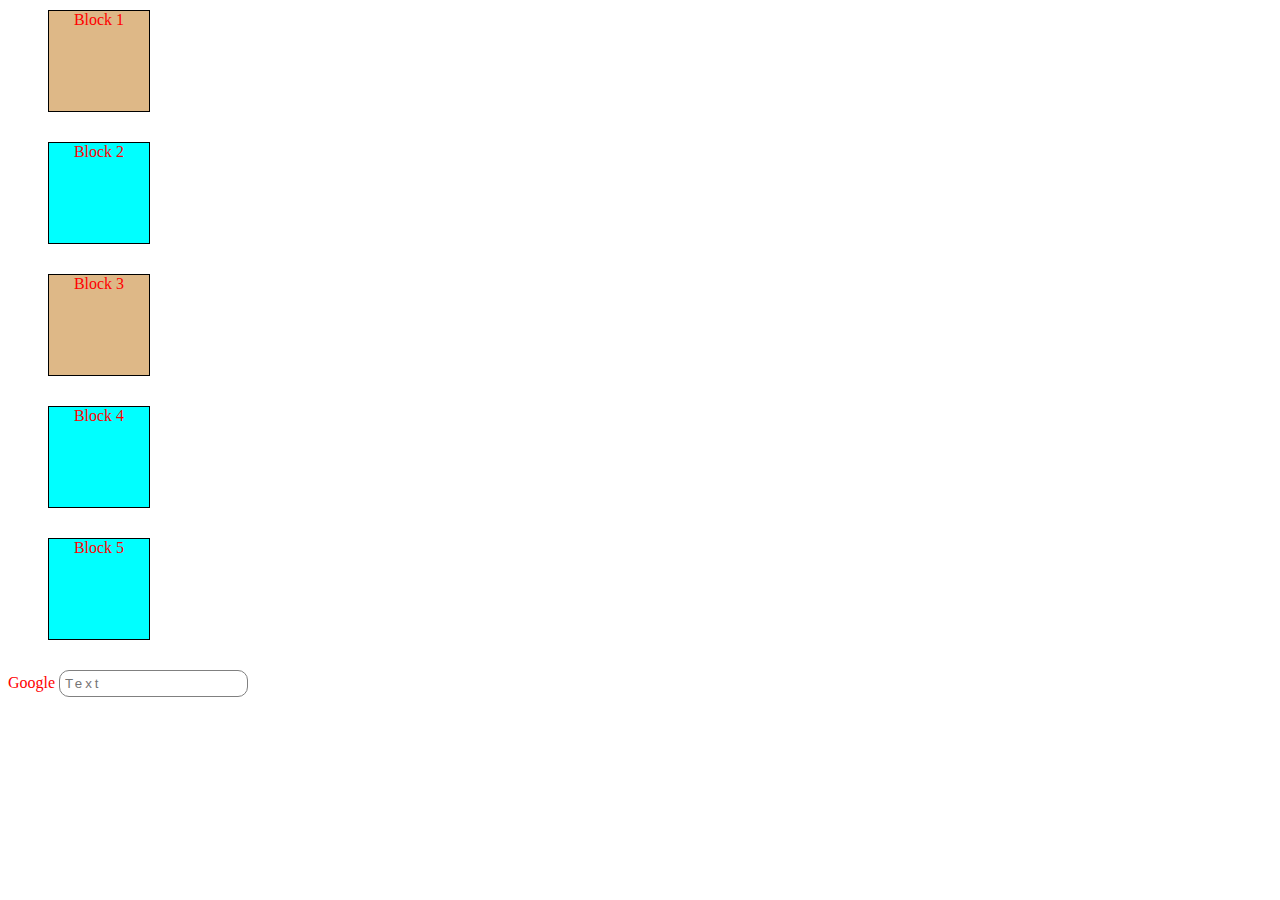
<file: CSS/lesson1/index.html>
<!DOCTYPE html>
<html lang="en">
<head>
    <meta charset="UTF-8">
    <meta http-equiv="X-UA-Compatible" content="IE=edge">
    <meta name="viewport" content="width=, initial-scale=1.0">
    <link rel="stylesheet" href="./css/style.css">
    <title>Document</title>
    <!-- 2-й способ - внутренний css -->
    <!-- <style>
        div {
            color: aqua;
            width: 200px;
            height: 200px;
            background-color: black;
        }
    </style> -->
</head>
<body>
    <!-- Каскадная таблица стилей -->
    <!-- 1-й способ(инлайновый) -->
    <!-- <h1 style="color:red ;font-size: 100px;"
    >CSS-Cascading Style Sheets</h1> -->
    <!-- <div>Lorem ipsum dolor sit, amet consectetur adipisicing elit. Repellendus eaque vitae laborum quod fugit! At modi officiis veritatis delectus dicta.</div>
    <div>
      DIV 2
    </div>
    <span>JS27</span> -->
<!-- приоритетность селекторов по возрастаниию:
     1-й - универсальный селектор *
    2-й - селектор п тегу 
    3-й - по классу
    4-й - селектор по id
 -->
    <div class="block" id="block-1">Block 1</div>
    <div>Block 2</div>
    <div class="block">Block 3</div>
    <div>Block 4</div>
    <div>Block 5</div>

    <a href="https://www.google.com">Google</a>
    <input class="inp" type="text" placeholder="Text">
</body>
</html>
</file>
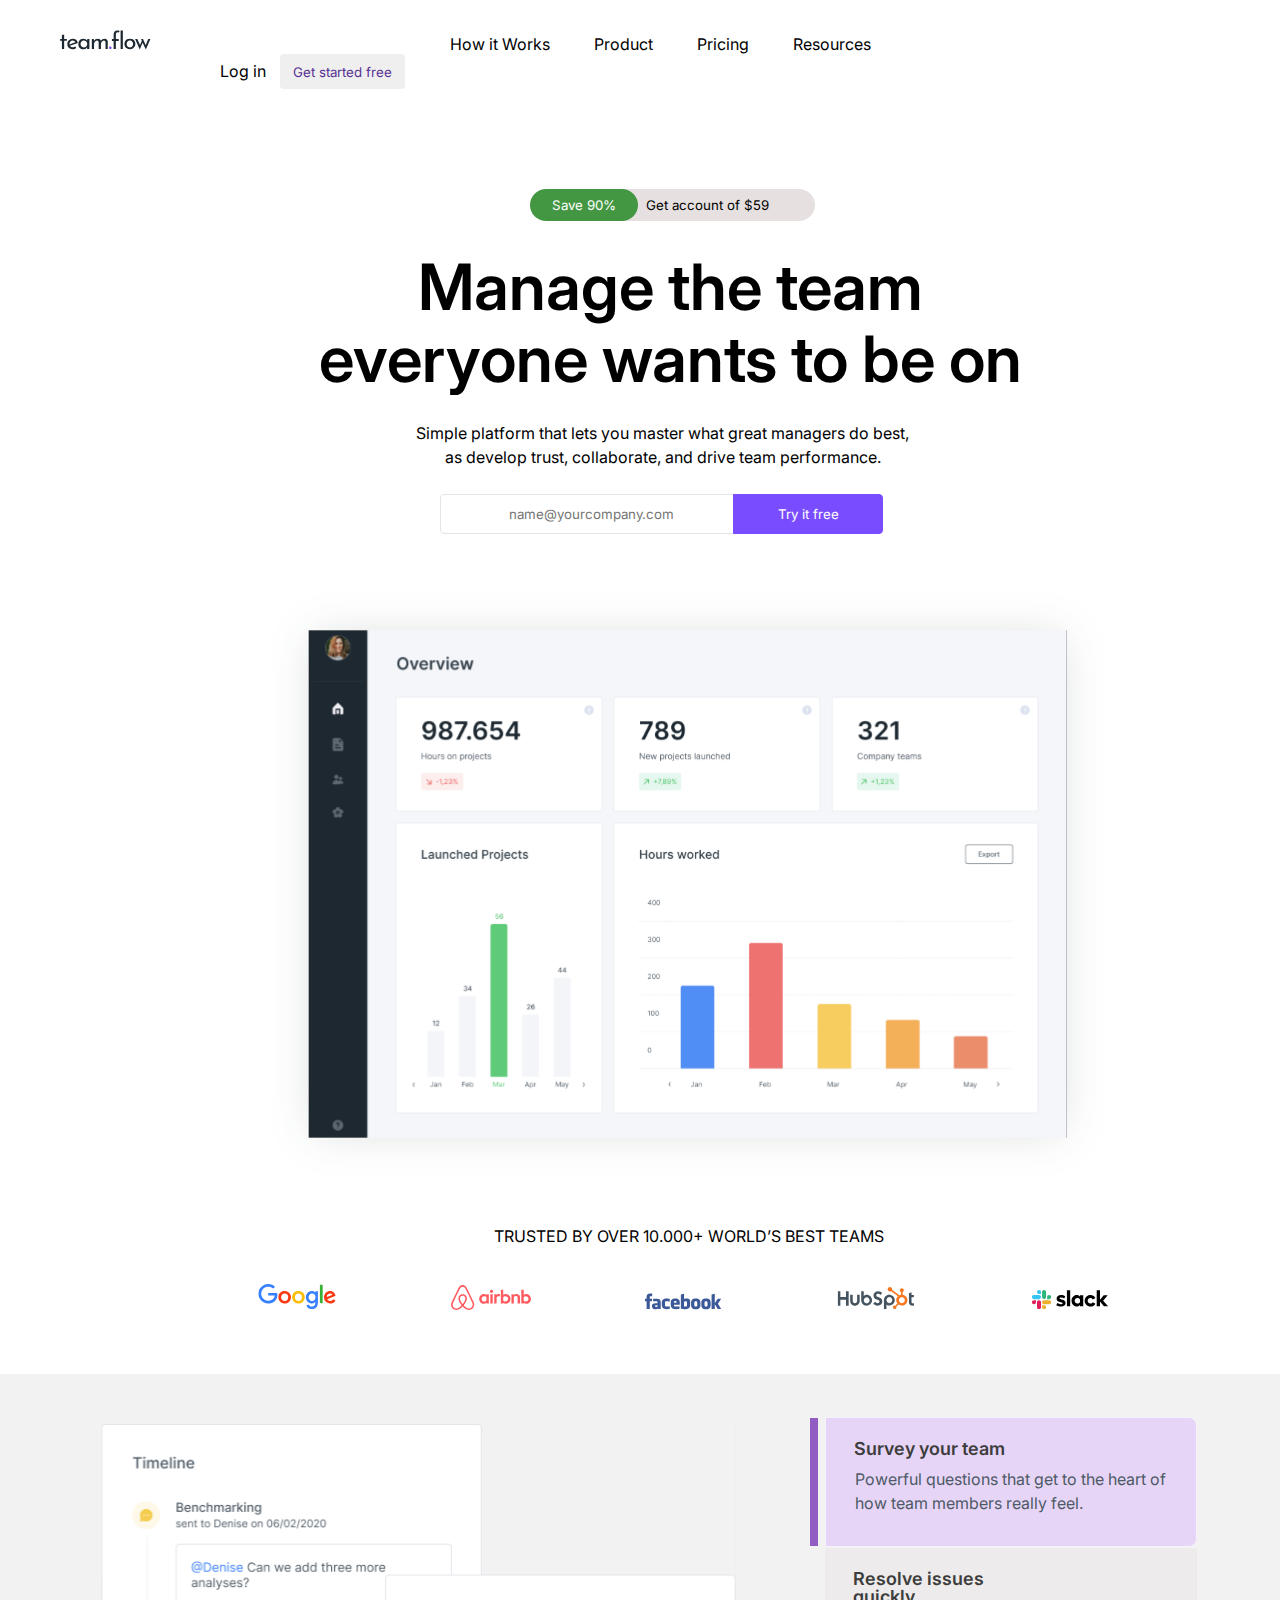
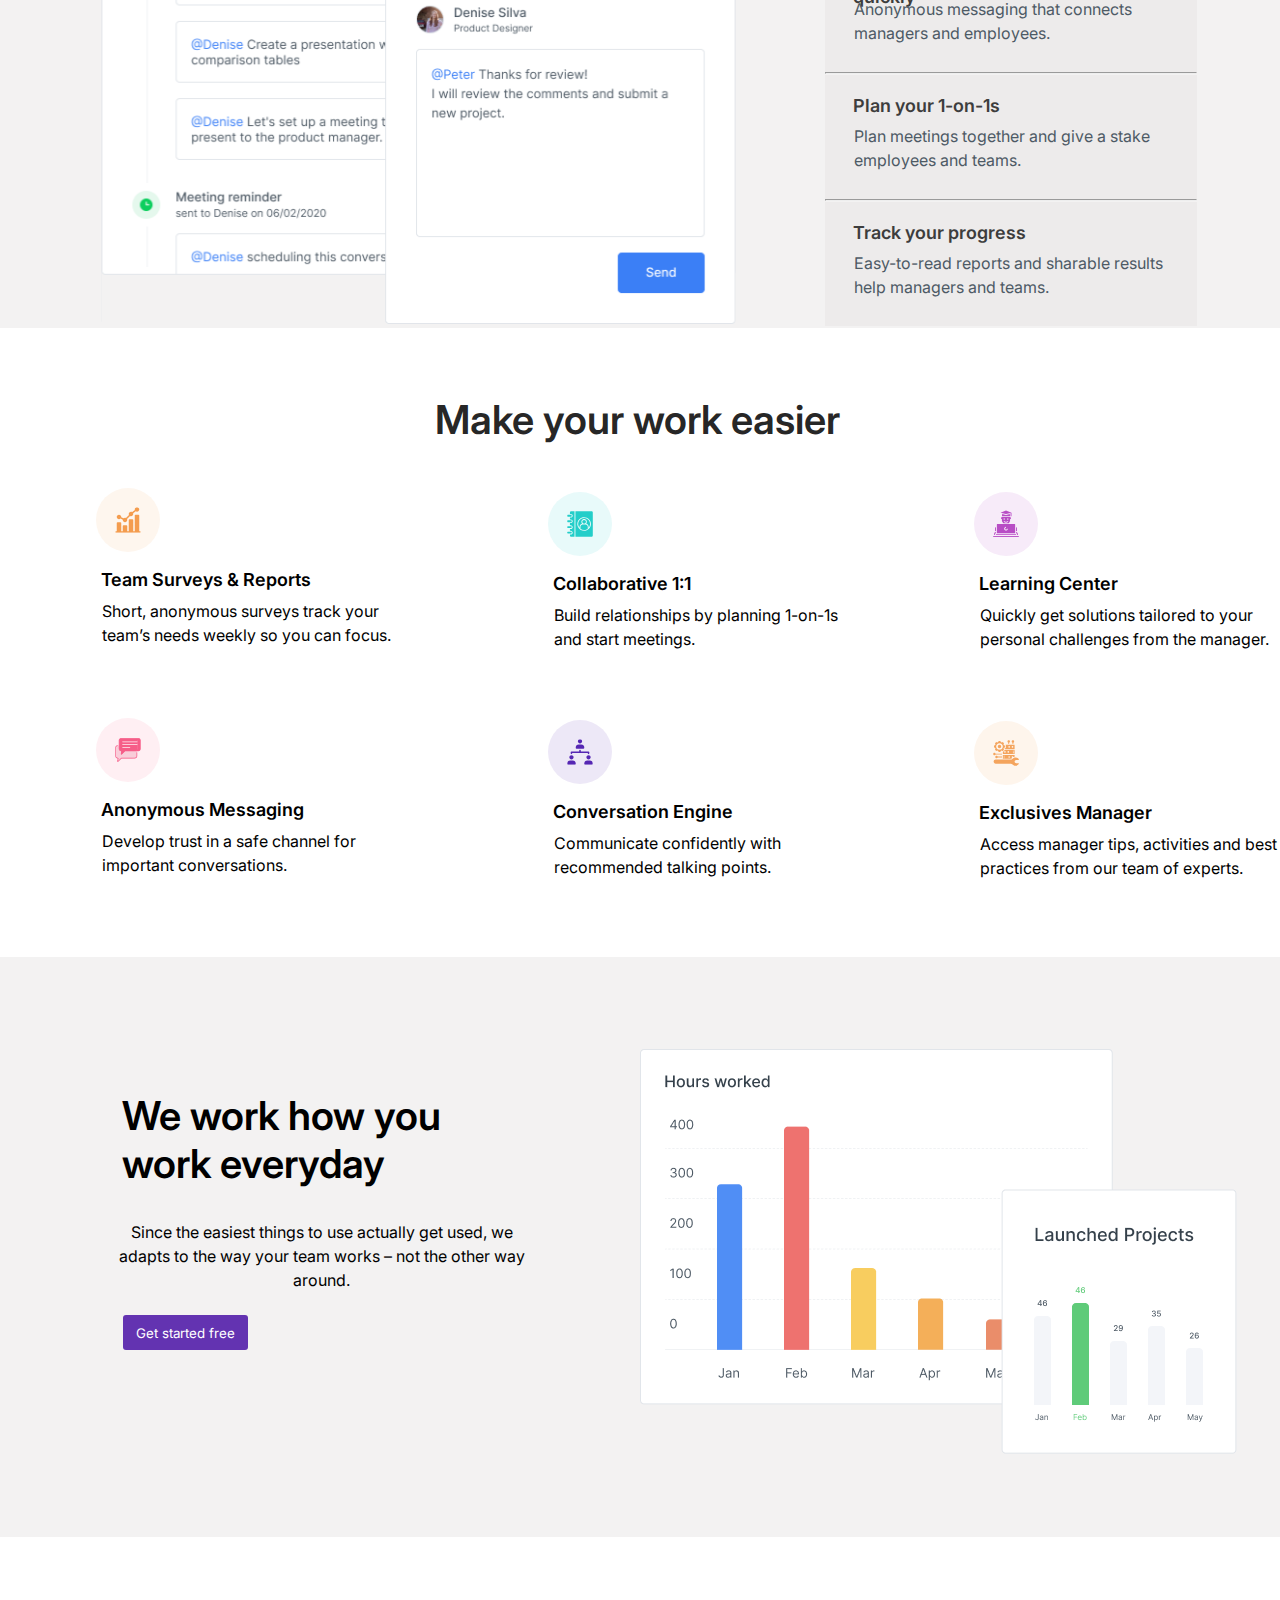
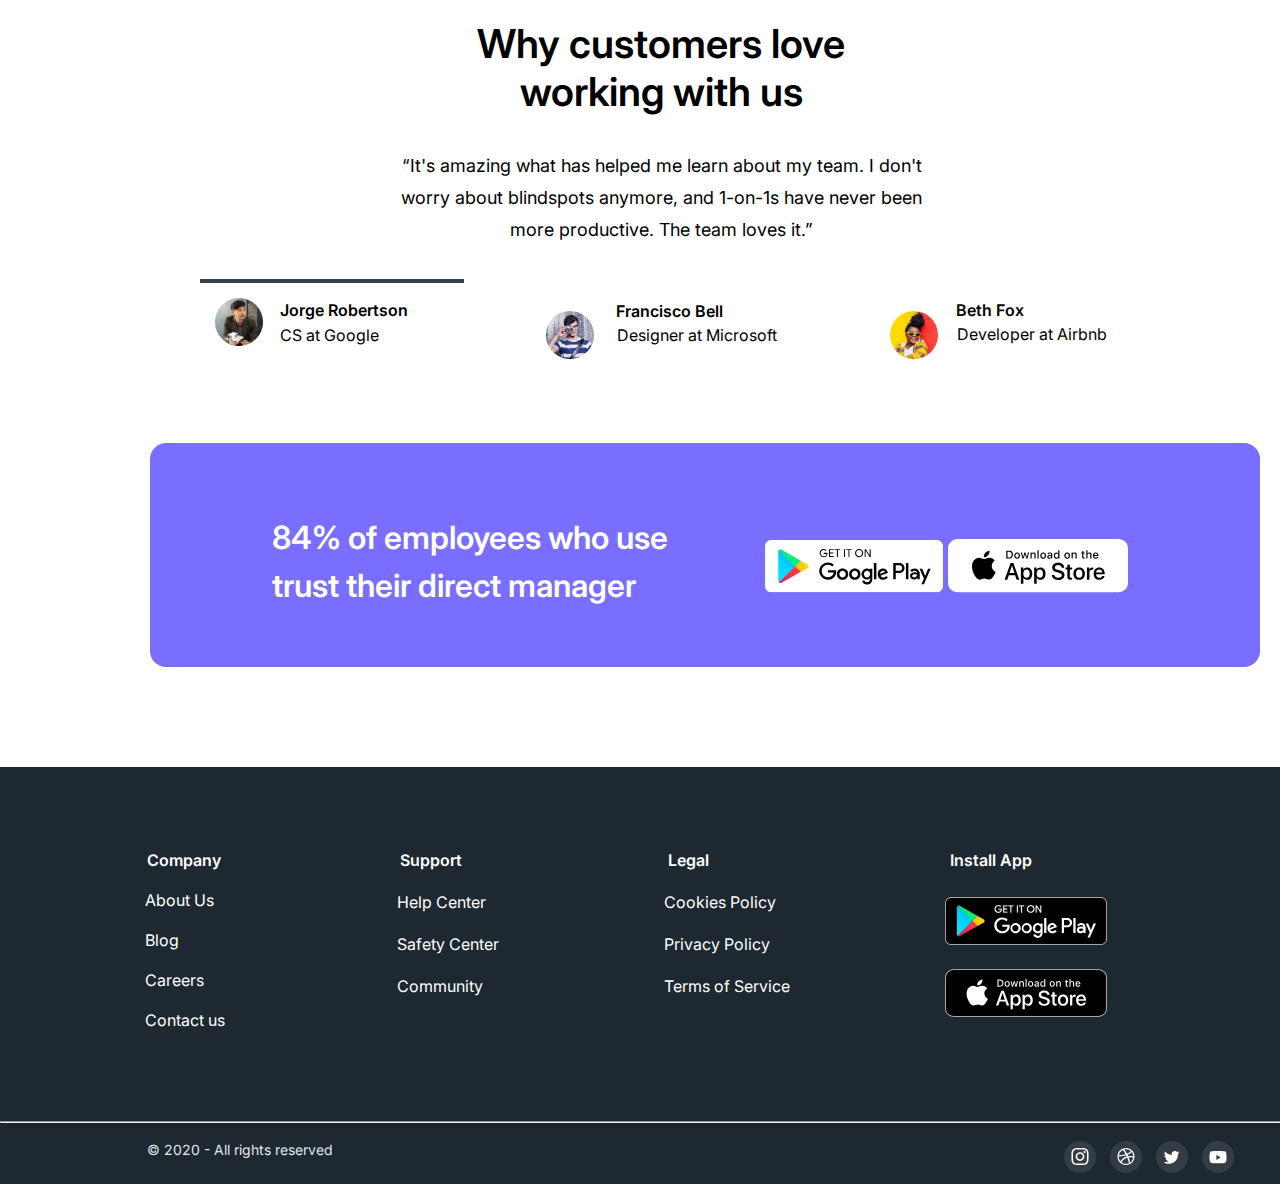
<file: html/lesson4/index.html>
<!DOCTYPE html>
<html lang="en">
<head>
    <meta charset="UTF-8">
    <meta http-equiv="X-UA-Compatible" content="IE=edge">
    <meta name="viewport" content="width=device-width, initial-scale=1.0">
    <link rel="preconnect" href="https://fonts.googleapis.com">
    <link rel="preconnect" href="https://fonts.gstatic.com" crossorigin>
    <link href="https://fonts.googleapis.com/css2?family=Inter&display=swap" rel="stylesheet">
    <link rel="stylesheet" href="./4style.css">
    <title>Макет</title>
</head>
<body>
    <!-- start header -->
    <header>
        <nav>
            <div class="icon-logo">
              <span><img src="./assests/team.flow.svg" alt="logo" /></span>
            </div>
            <div class="links">
              <span>How it Works</span>
              <span>Product</span>
              <span>Pricing</span>
              <span>Resources</span>
            </div>
            <div class="auth">
              <span>Log in</span>
              <span><button id="GSF">Get started free</button></span>
            </div>
          </nav>    
    </header>
    <!-- end header -->
    <!-- main start -->
    <main>
        <div class="btns">
            <button id="btn-1">Save 90%</button>
            <button id="btn-2">Get account of $59</button>
        </div>
        <h1>Manage the team everyone wants to be on</h1>
        <p>Simple platform that lets you master what great managers do best, as develop trust, collaborate, and drive team performance.
        </p>
        <div class="btns2">
            <input type="email" name="" id="id" placeholder="                 name@yourcompany.com">
            <button id="TIF" style="color: white;">Try it free</button>
        </div>
        <img src="./assests/Graph 2 1.svg" alt="Overview" id="Overview">
        <p id="p">TRUSTED BY OVER 10.000+ WORLD’S BEST TEAMS</p>
    </main>
    <div class="images">
    <img src="./assests/google-2015a 1.svg" alt="Google" id="google">
    <img src="./assests/airbnb 1.svg" alt="Airbnb" id="airbnb">
    <img src="./assests/Group.svg" alt="Facebook" id="facebook">
    <img src="./assests/hubspot 1.svg" alt="Hubspot" id="hubspot">
    <img src="./assests/slack-2 1.svg" alt="Slack" id="slack">
    </div>
    <div class="section-2">
        <img src="./assests/Group 25.svg" alt="Timeline" id="timeline">
    </div>
    <div id="block"></div>
    <div id="block1">
    <div id="block2">
        <h3 id="h3">Survey your team</h3>
        <p class="p">Powerful questions that get to the heart of how team members really feel.</p>
    </div>
    <div class="block3">
        <h3 id="h3">Resolve issues quickly</h3>
        <p class="p">Anonymous messaging that connects managers and employees.</p>
    </div>
    <hr class="hr">
    <div class="block3">
        <h3 id="h3">Plan your 1-on-1s</h3>
        <p class="p">Plan meetings together and give a stake employees and teams.</p>
    </div>
    <hr class="hr">
    <div class="block3">
        <h3 id="h3">Track your progress</h3>
        <p class="p">Easy-to-read reports and sharable results help managers and teams.</p>
    </div>
    </div>
    <h2 id="hone">Make your work easier</h2>
    <div class="blocks">
<div id="fblock">
    <img src="./assests/Group 21.svg" alt="logo" id="logo">
    <h4>Team Surveys & Reports</h4>
    <p class="p2">Short, anonymous surveys track your team’s needs weekly so you can focus.
    </p>
</div>
<div id="sblock">
    <img src="./assests/Group 19.svg" alt="logo" id="logo">
    <h4>Collaborative 1:1</h4>
    <p class="p2">Build relationships by planning 1-on-1s and start meetings.</p>
</div>
<div id="tblock">
    <img src="./assests/Group 20.svg" alt="logo" id="logo">
    <h4>Learning Center</h4>
    <p class="p2">Quickly get solutions tailored to your personal challenges from the manager.</p>
</div>
<div id="foblock">
    <img src="./assests/Group 22.svg" alt="logo" id="logo">
    <h4>Anonymous Messaging</h4>
    <p class="p2">Develop trust in a safe channel for important conversations.</p>
</div>
<div id="fiblock">
    <img src="./assests/Group 23.svg" alt="logo" id="logo">
    <h4>Conversation Engine</h4>
    <p class="p2">Communicate confidently with recommended talking points.</p>
</div>
<div id="siblock">
    <img src="./assests/Group 24.svg" alt="logo" id="logo">
    <h4>Exclusives Manager</h4>
    <p class="p2">Access manager tips, activities and best practices from our team of experts.</p>
</div>
    </div>
    <div class="blockk">
    <h2 id="htwo">We work how you work everyday</h2>
    <p id="p3">Since the easiest things to use actually get used, we adapts to the way your team works – not the other way around.</p>
    <button id="GSF2">Get started free</button>
    <img src="./assests/Group 26.svg" alt="picture" id="picture">
</div>
<h2 id="hthree">Why customers love working with us</h2>
<p id="p4">“It's amazing what has helped me learn about my team. I don't worry about blindspots anymore, and 1-on-1s have never been more productive. The team loves it.”</p>
<div id="thickblock"></div>
<div>
    <img src="./assests/Ellipse 5.svg" alt="picture" id="JR">
    <h5 id="JR2">Jorge Robertson</h5>
    <p id="JR3">CS at Google</p>
</div>
<div>
    <img src="./assests/Ellipse 6.svg" alt="picture" id="FB">
    <h5 id="FB2">Francisco Bell</h5>
    <p id="FB3">Designer at Microsoft</p>
</div>
<div>
    <img src="./assests/Ellipse 7.svg" alt="picture" id="BF">
    <h5 id="BF2">Beth Fox</h5>
    <p id="BF3">Developer at Airbnb</p>
</div>
<div class="bigblock">
<h2 style="color: white;" id="lasth2">84% of employees who use trust their direct manager</h2>
<img src="./assests/group 2 (2).svg" alt="button" id="googleplay">
<img src="./assests/group 2 (1).svg" alt="button" id="appstore">
</div>
<div class="bigblock2">
    <h5 class="firsth5">Company</h5>
<div class="bblock">
    <span>About Us</span>
    <span>Blog</span>
    <span>Careers</span>
    <span>Contact us</span>
</div>
<h5 class="secondh5">Support</h5>
<div class="bblock2">
    <span>Help Center</span>
    <span>Safety Center</span>
    <span>Community</span>
</div>
<h5 class="thirdh5">Legal</h5>
<div class="bblock3">
    <span>Cookies Policy</span>
    <span>Privacy Policy</span>
    <span>Terms of Service</span>
</div>
<h5 class="fourthh5">Install App</h5>
<img src="./assests/Layer 2.svg" alt="googleplay" id="layer2">
<img src="./assests/Group (1).svg" alt="appstore" id="group">
<hr id="hr1">

<div class="rly">
<p id="bottomp">© 2020 - All rights reserved</p>
<div class="last">
<img src="./assests/Group 27 (1).svg" alt="instagram" id="instagram">
<img src="./assests/Group 28.svg" alt="" id="dk">
<img src="./assests/Group 29.svg" alt="" id="twitter">
<img src="./assests/Group 30.svg" alt="" id="youtube">
</div>
</div>

</div>
</body>
</html>
</file>
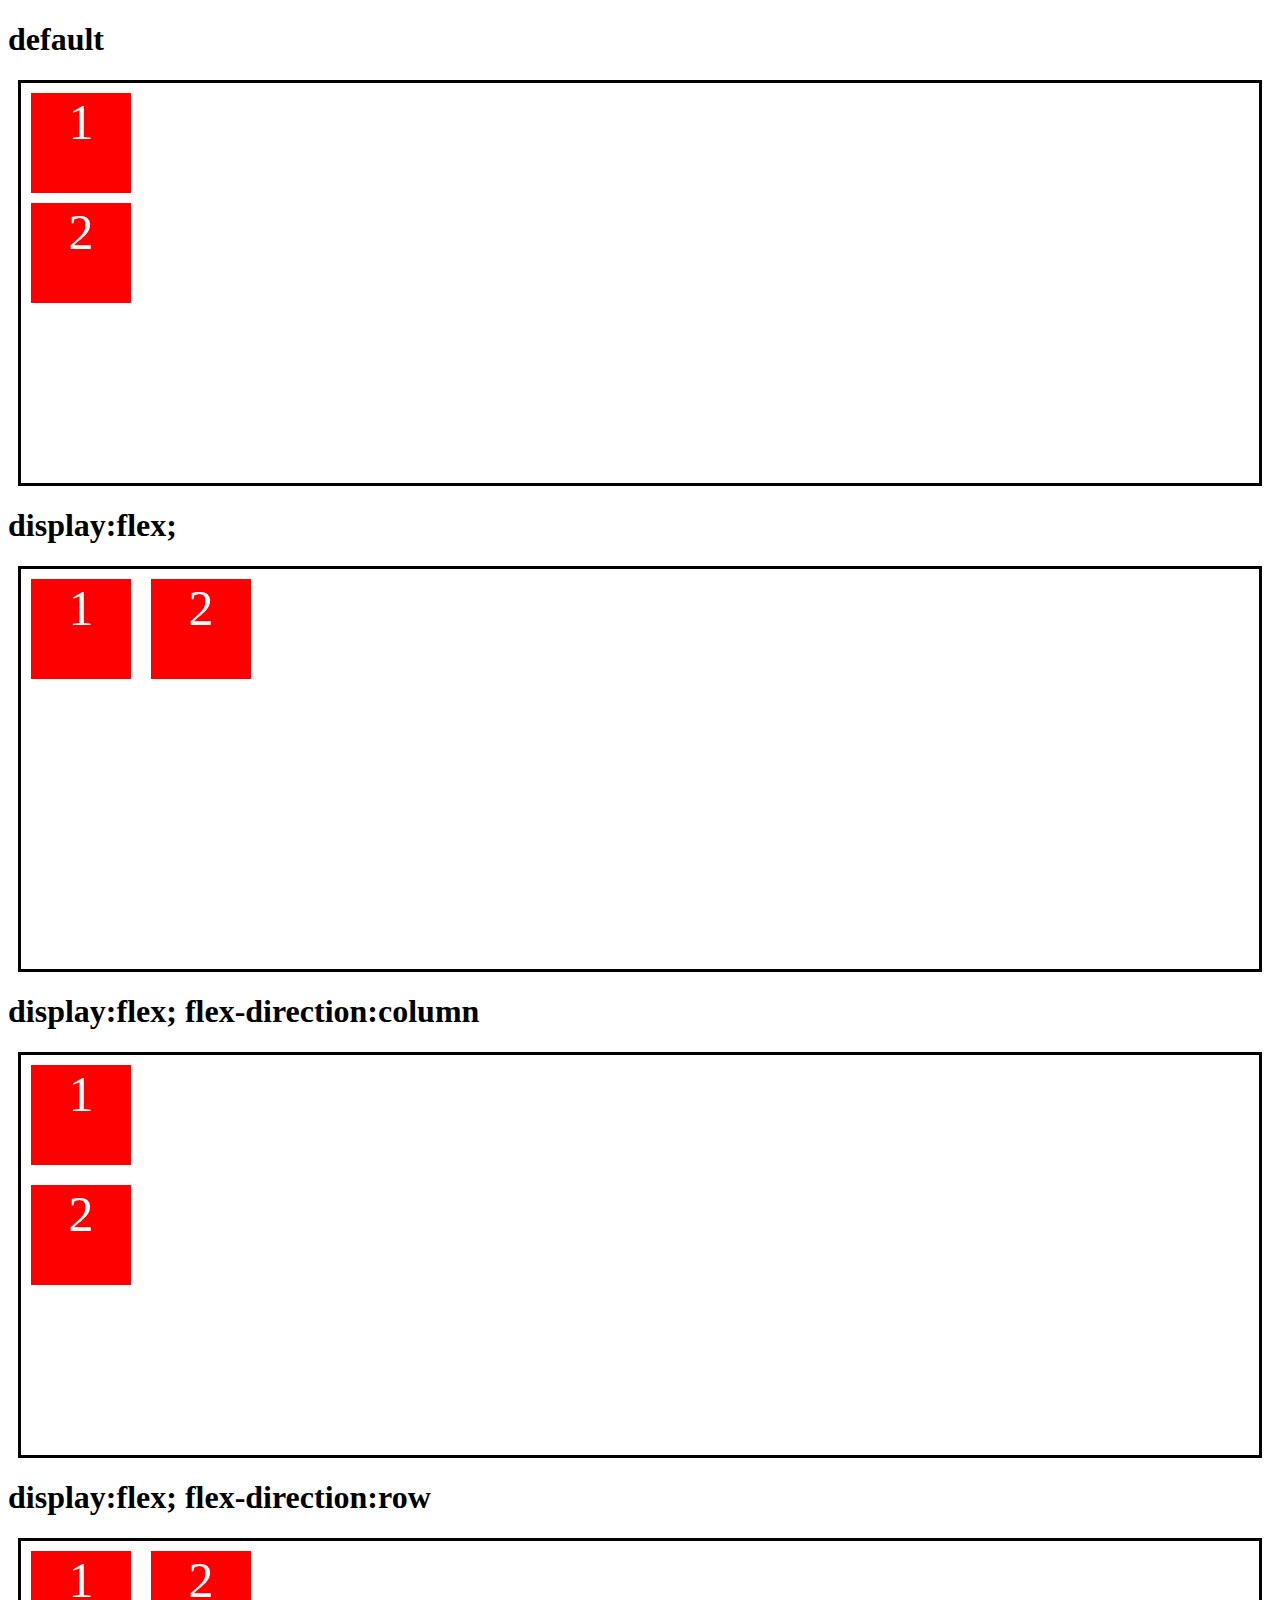
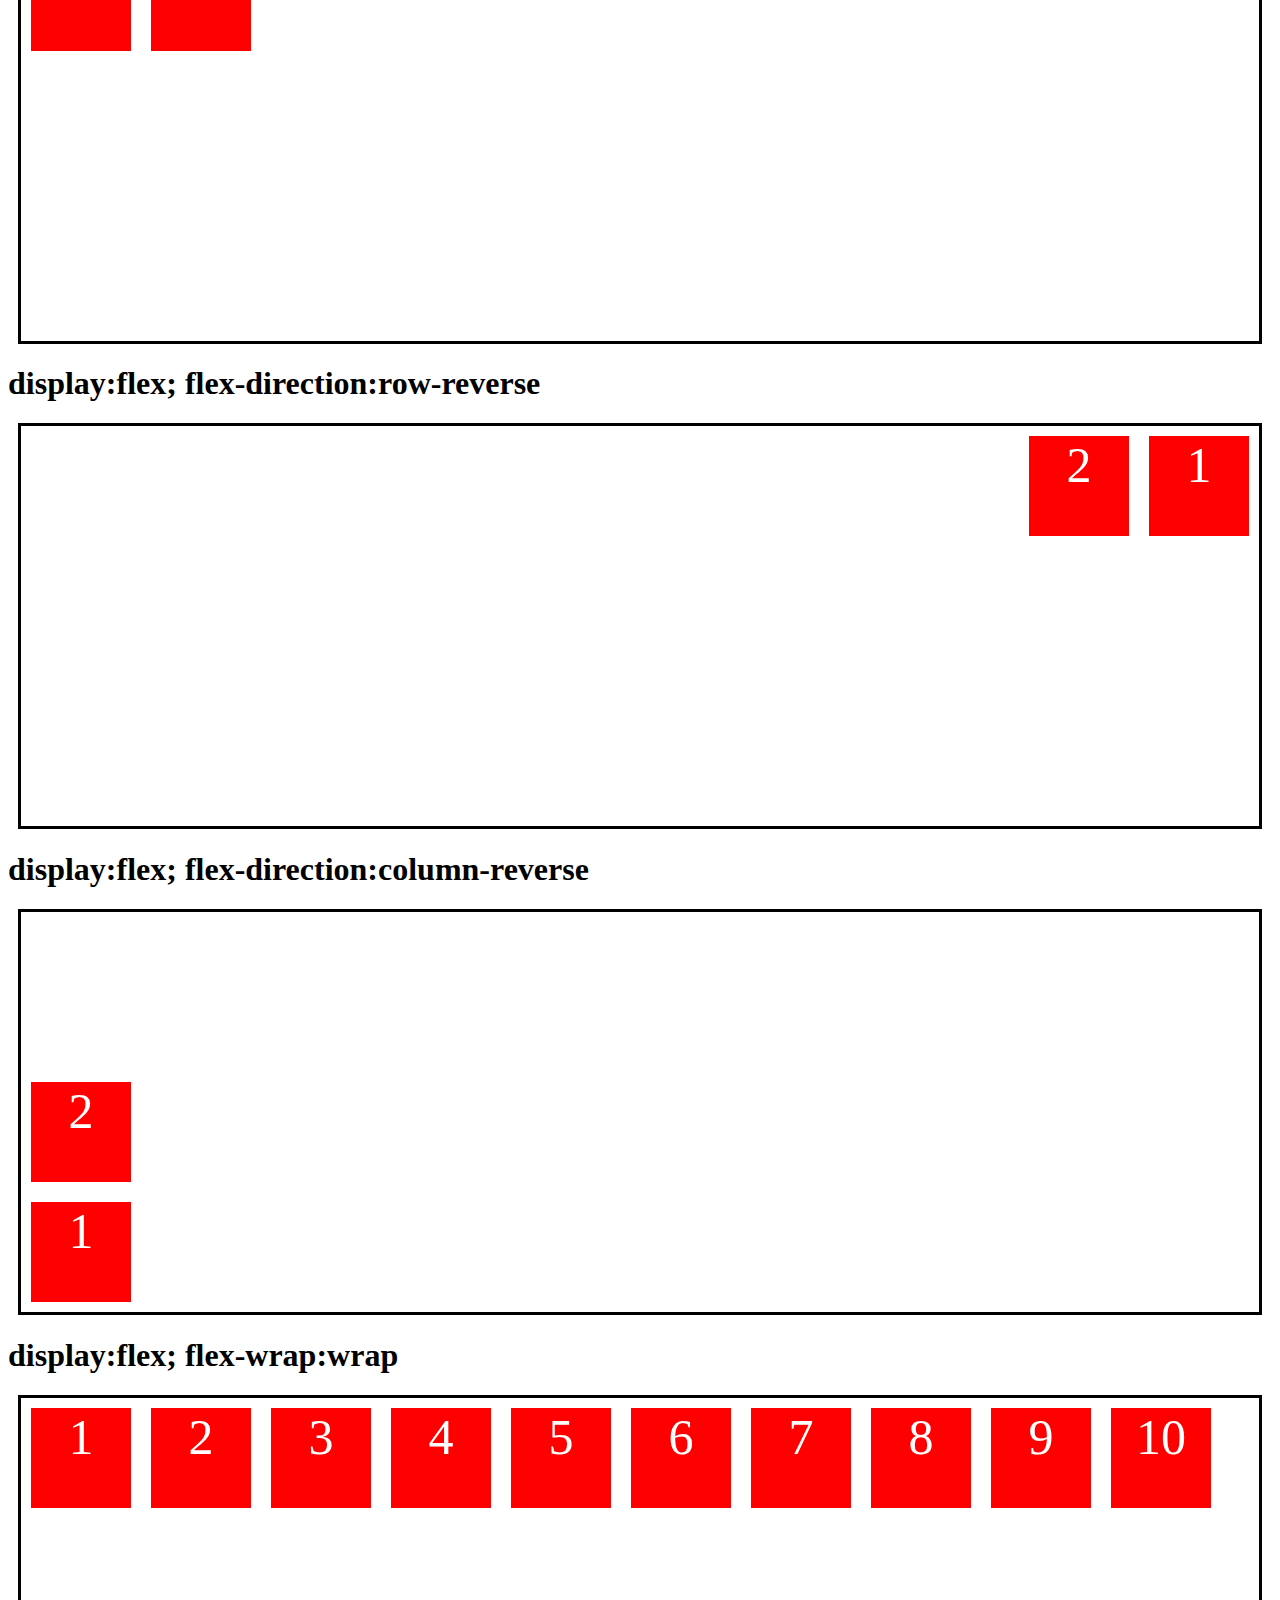
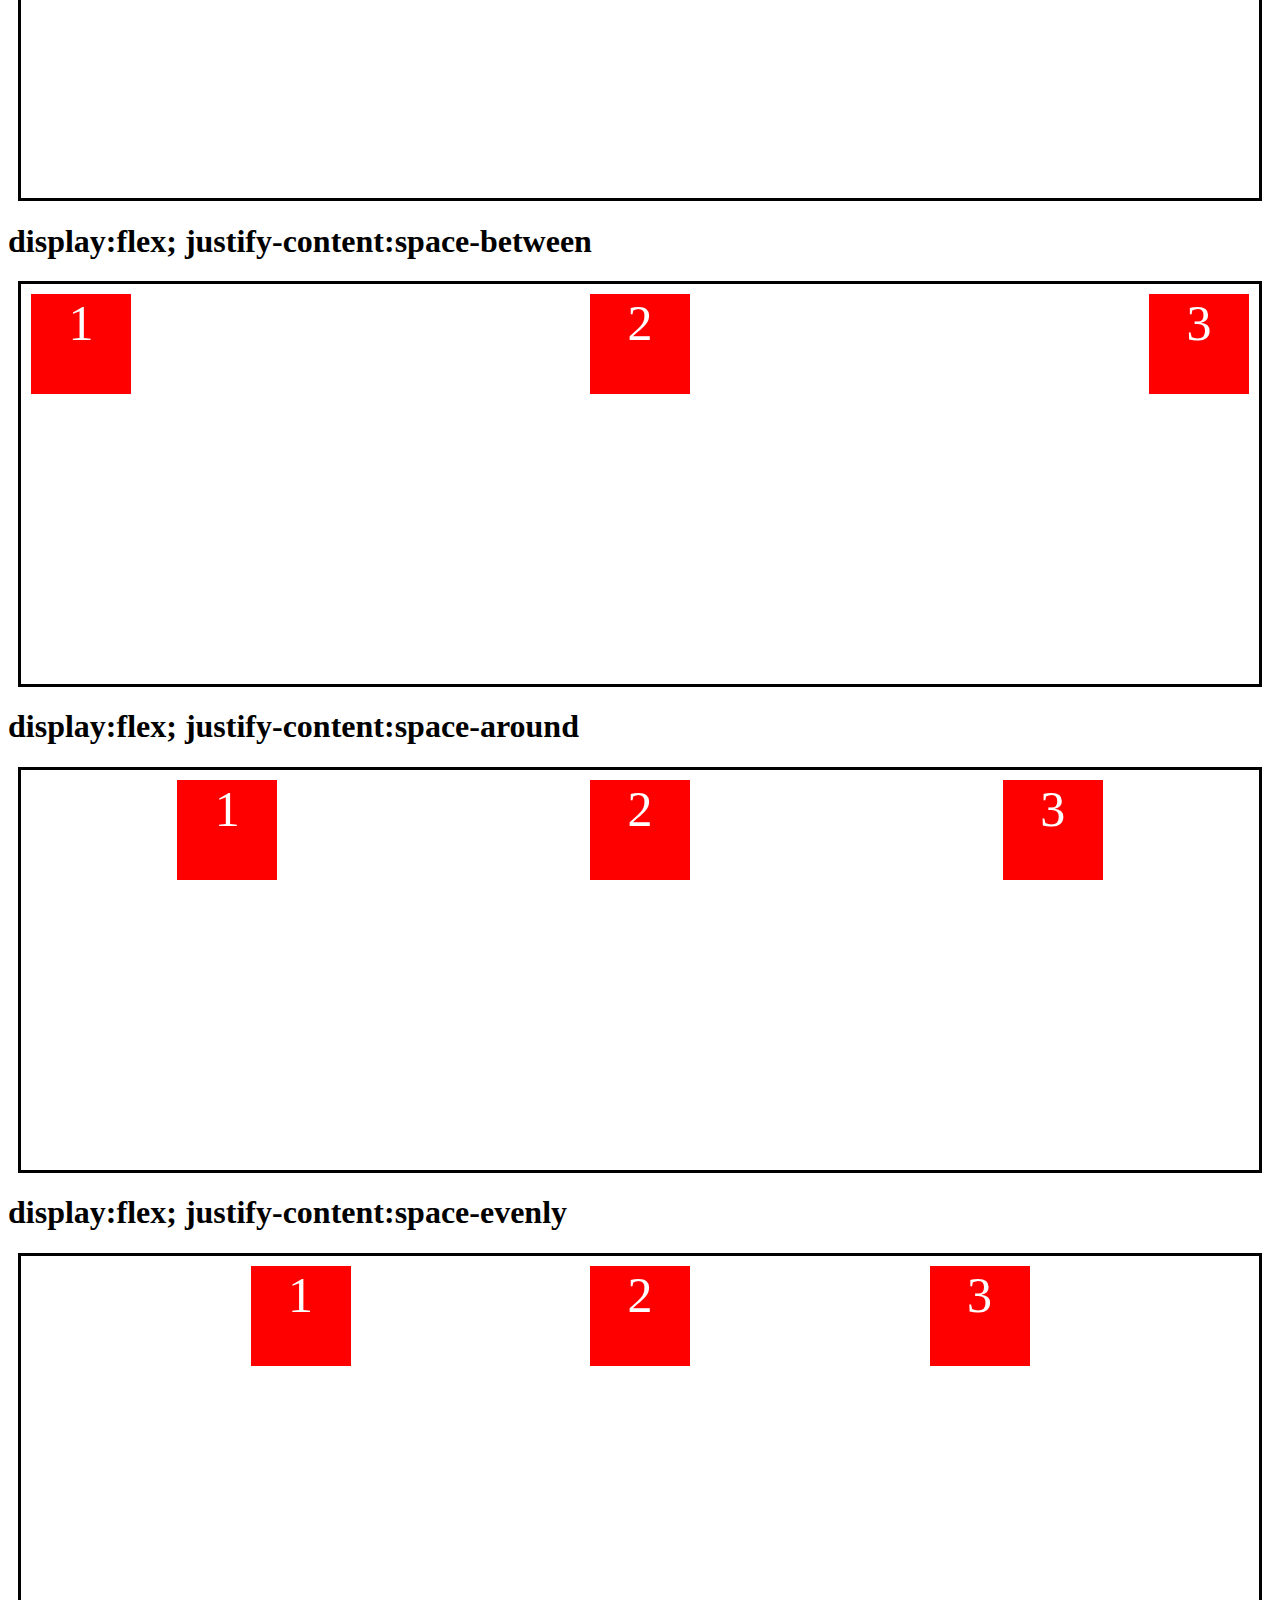
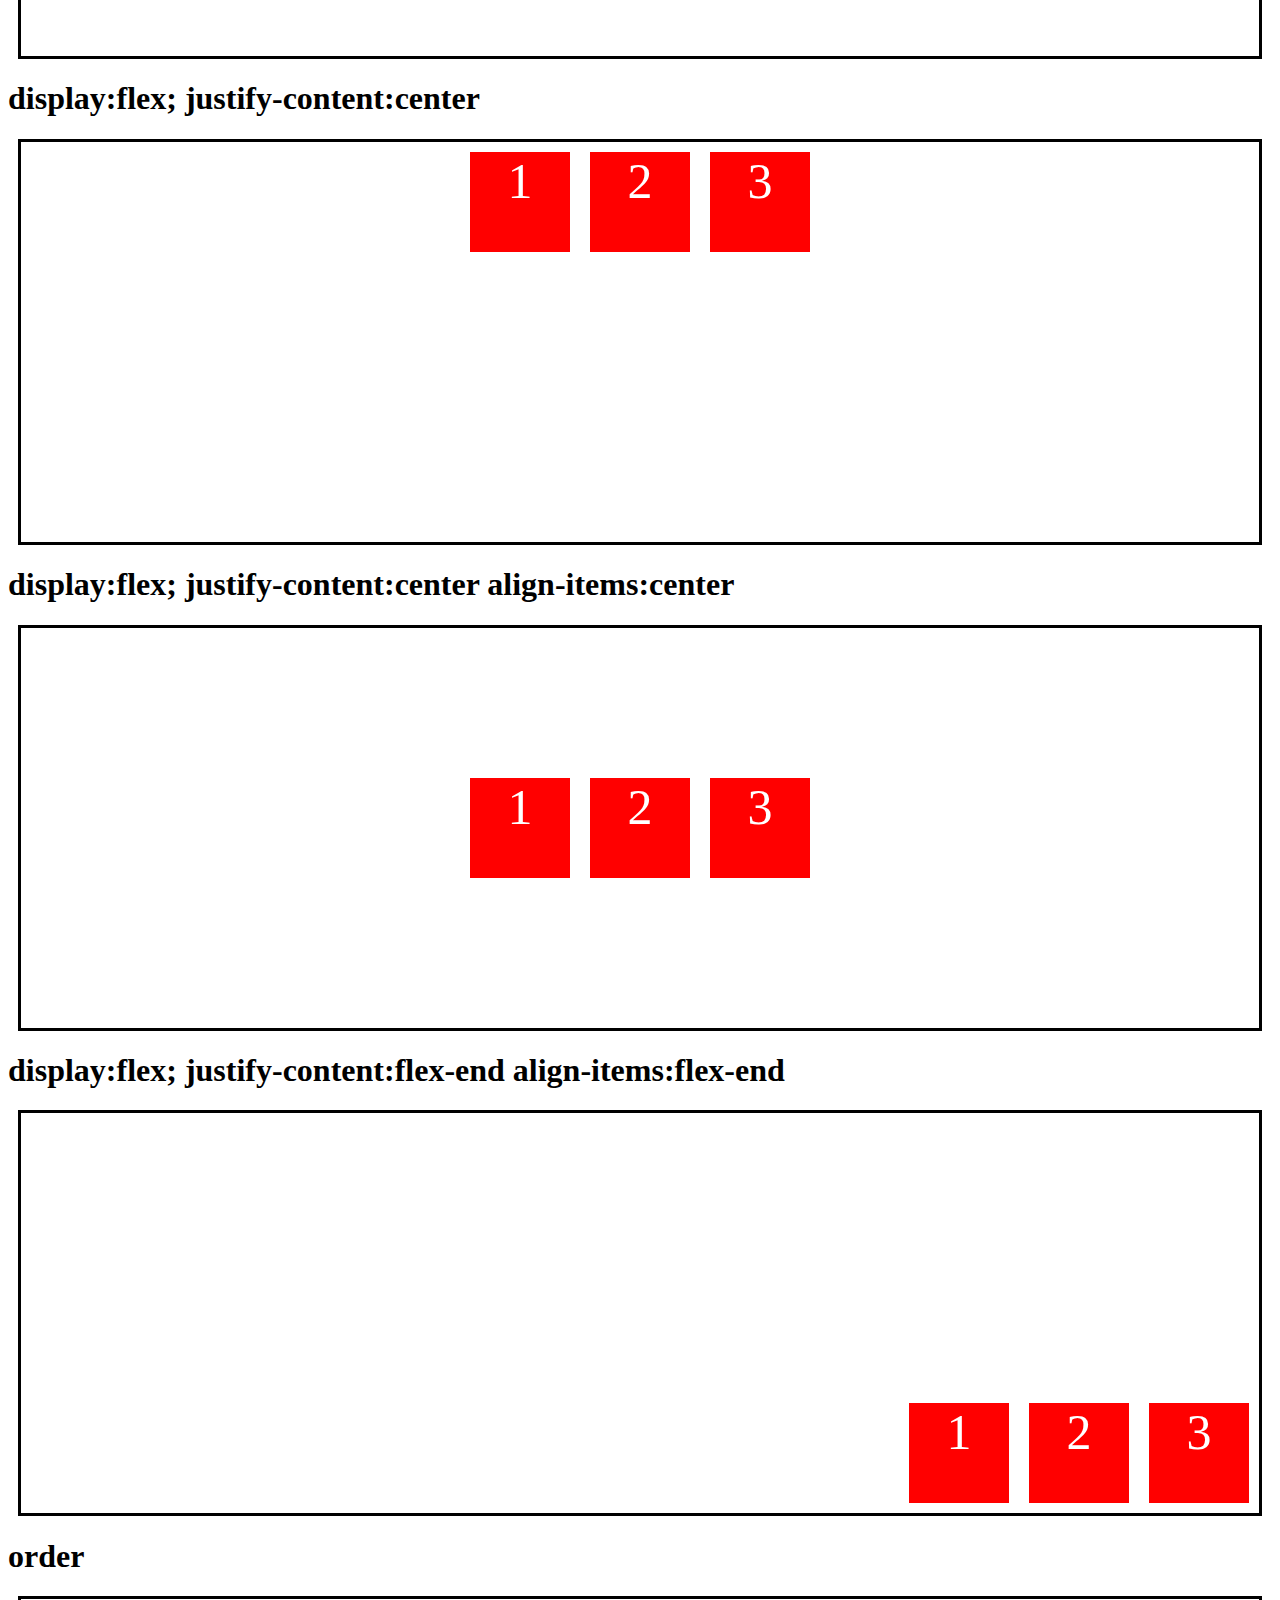
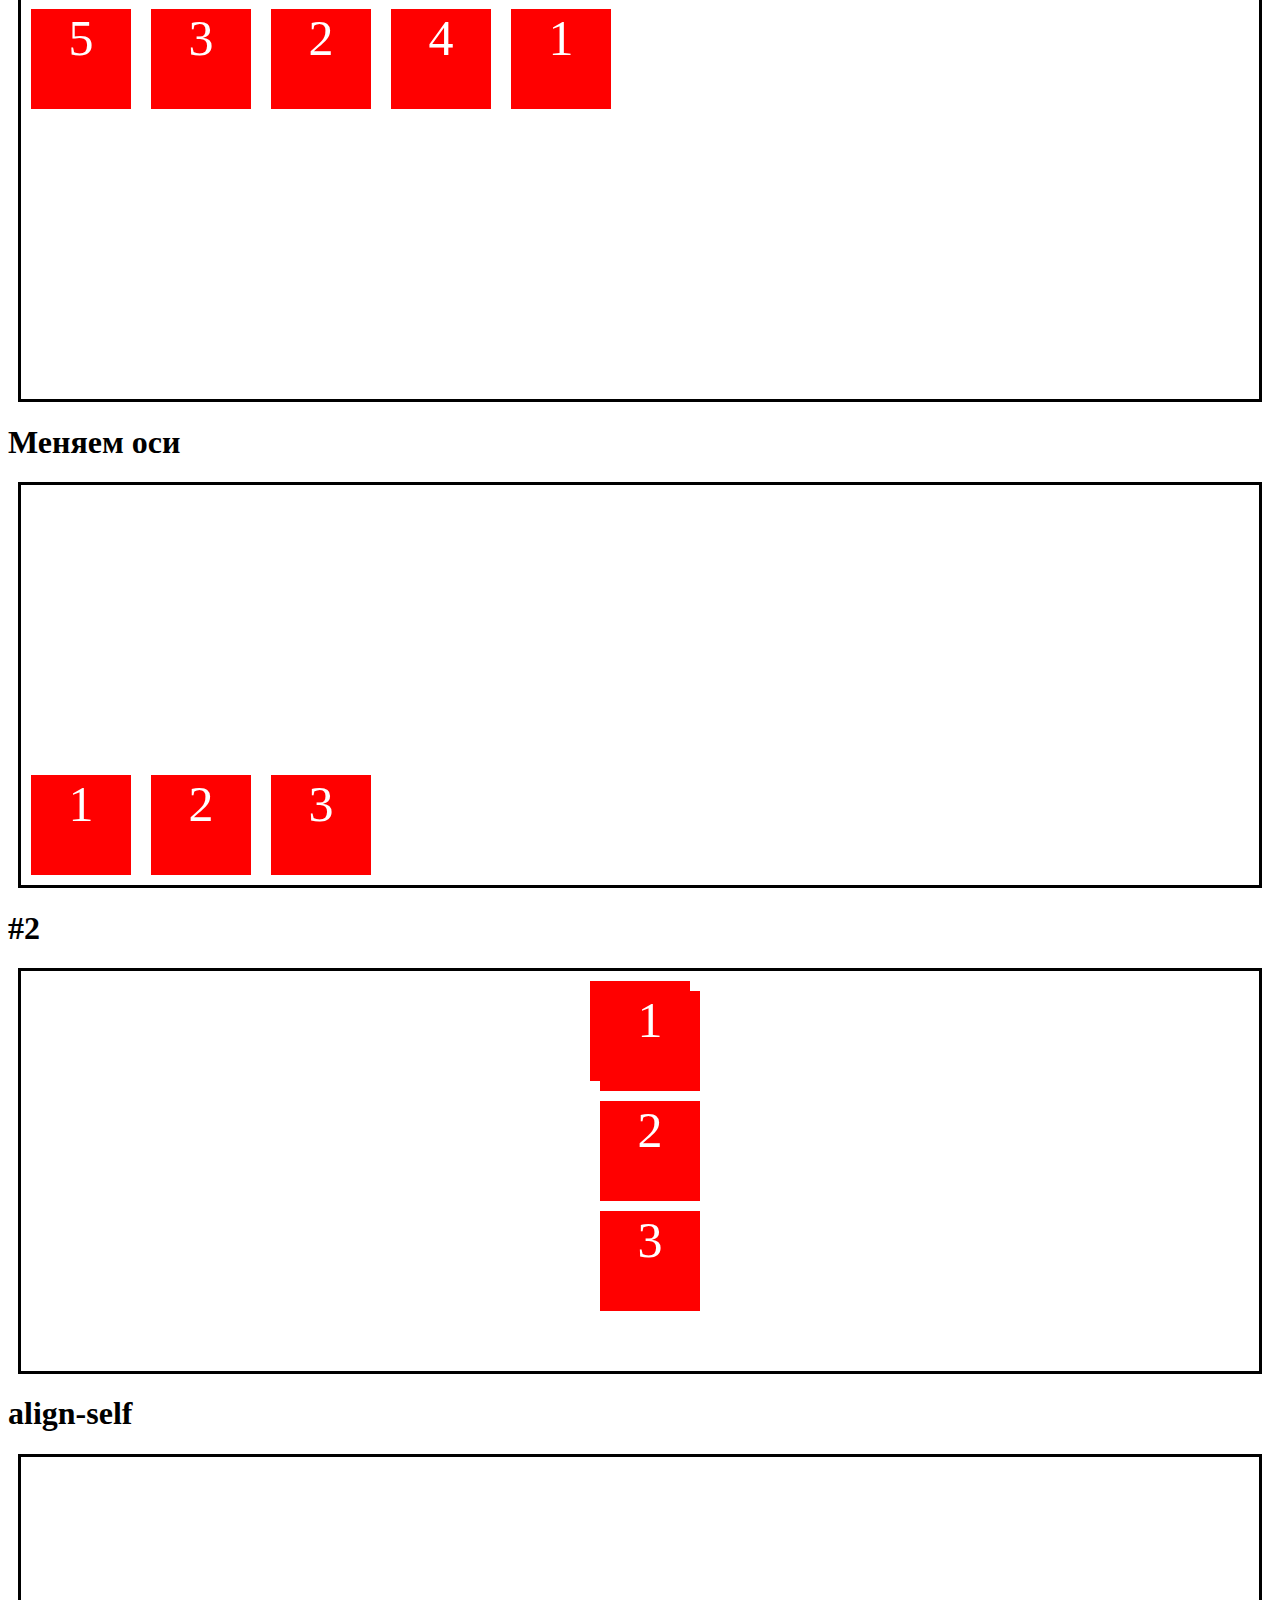
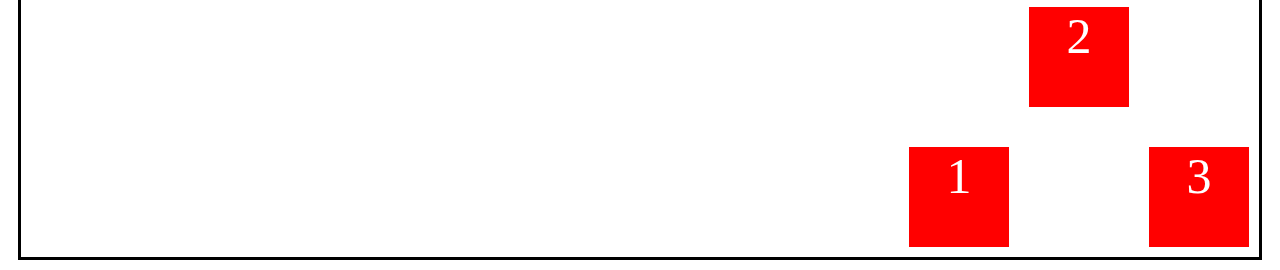
<file: html/week-2/lesson-1/index.html>
<!DOCTYPE html>
<html lang="en">
  <head>
    <meta charset="UTF-8" />
    <meta http-equiv="X-UA-Compatible" content="IE=edge" />
    <meta name="viewport" content="width=device-width, initial-scale=1.0" />
    <link rel="stylesheet" href="./1style.css" />
    <title>Flexbox</title>
  </head>
  <body>
    <h1>default</h1>
    <div class="parent">
      <div>1</div>
      <div>2</div>
    </div>
    <!-- 1 -->
    <h1>display:flex;</h1>
    <div class="parent example-1">
      <div>1</div>
      <div>2</div>
    </div>
    <!-- 2 -->
    <h1>display:flex; flex-direction:column</h1>
    <div class="parent example-2">
      <div>1</div>
      <div>2</div>
    </div>
    <!-- 3 -->
    <h1>display:flex; flex-direction:row</h1>
    <div class="parent example-3">
      <div>1</div>
      <div>2</div>
    </div>
    <!-- 4 -->
    <h1>display:flex; flex-direction:row-reverse</h1>
    <div class="parent example-4">
      <div>1</div>
      <div>2</div>
    </div>
    <!-- 5 -->
    <h1>display:flex; flex-direction:column-reverse</h1>
    <div class="parent example-5">
      <div>1</div>
      <div>2</div>
    </div>
    <!-- 6 -->
    <h1>display:flex; flex-wrap:wrap</h1>
    <div class="parent example-6">
      <div>1</div>
      <div>2</div>
      <div>3</div>
      <div>4</div>
      <div>5</div>
      <div>6</div>
      <div>7</div>
      <div>8</div>
      <div>9</div>
      <div>10</div>
    </div>
    <!-- 7 -->
    <h1>display:flex; justify-content:space-between</h1>
    <div class="parent example-7">
      <div>1</div>
      <div>2</div>
      <div>3</div>
    </div>
    <!-- 8 -->
    <h1>display:flex; justify-content:space-around</h1>
    <div class="parent example-8">
      <div>1</div>
      <div>2</div>
      <div>3</div>
    </div>
    <!-- 9 -->
    <h1>display:flex; justify-content:space-evenly</h1>
    <div class="parent example-9">
      <div>1</div>
      <div>2</div>
      <div>3</div>
    </div>
    <!-- 10 -->
    <h1>display:flex; justify-content:center</h1>
    <div class="parent example-10">
      <div>1</div>
      <div>2</div>
      <div>3</div>
    </div>
    <!-- 11 -->
    <h1>display:flex; justify-content:center align-items:center</h1>
    <div class="parent example-11">
      <div>1</div>
      <div>2</div>
      <div>3</div>
    </div>
    <!-- 12 -->
    <h1>display:flex; justify-content:flex-end align-items:flex-end</h1>
    <div class="parent example-12">
      <div>1</div>
      <div>2</div>
      <div>3</div>
    </div>
    <!-- order -->
    <h1>order</h1>
    <div class="parent example-13">
      <div id="first">1</div>
      <div>2</div>
      <div id="third">3</div>
      <div>4</div>
      <div id="fifth">5</div>
    </div>
    <!-- day 2 -->
    <h1>Меняем оси</h1>
    <div class="parent example-14">
      <div>1</div>
      <div>2</div>
      <div>3</div>
    </div>
    <!-- primer 2 -->
    <h1>#2</h1>
    <div class="parent example-15">
      <div>
        <div>1</div>
        <div>2</div>
        <div>3</div>
      </div>
    </div>
    <!-- align-self -->
    <h1>align-self</h1>
    <div class="parent example-16">
      <div>1</div>
      <div id="second">2</div>
      <div>3</div>
    </div>
  </body>
</html>
</file>
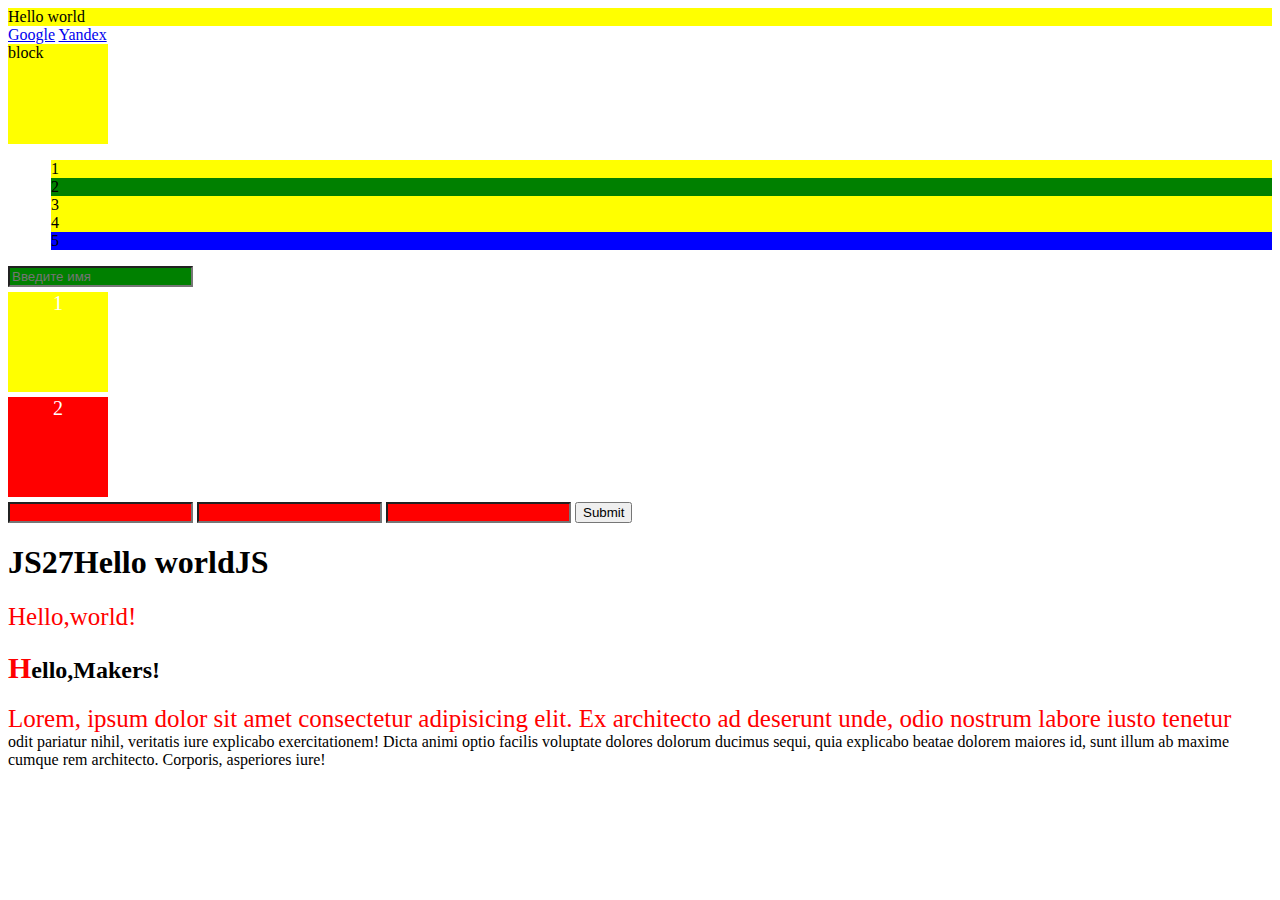
<file: html/week-2/lesson-3/index.html>
<!DOCTYPE html>
<html lang="en">
<head>
    <meta charset="UTF-8">
    <meta http-equiv="X-UA-Compatible" content="IE=edge">
    <meta name="viewport" content="width=device-width, initial-scale=1.0">
    <link rel="stylesheet" href="./style.css">
    <title>Document</title>
</head>
<body>
    <!-- hover -->
    <div>Hello world</div>
    <!-- visited,active -->
    <a href="https://www.google.com" 
    target="_blank">Google</a>
    <a href="https://www.yandex.com"
    target="_blank">Yandex</a>
    <div class="block">block</div>
    <!-- first child -->
    <ul>
        <li>
            <div>1</div>
        </li>
        <li>
            <div>2</div>
        </li>
        <li>
            <div>3</div>
        </li>
        <li>
            <div>4</div>
        </li>
        <li>
            <div>5</div>
        </li>
    </ul>
    <!-- focus -->
    <input type="text" placeholder="Введите имя">
    <!-- not -->
    <div class="div-1">1</div>
    <div class="div-2">2</div>
    <!-- valid,invalid -->
    <!-- required-обязательно должно быть заполнено это поле -->
    <form action="">
        <input type="text" required/>
        <input type="email" required/>
        <input type="number" required/>
        <button>Submit</button>
    </form>
    <!-- Псевдоэлементы -->
    <!-- before,after -->
    <h1>Hello world</h1>
    <!-- selection -->
    <P>Hello,world!</P>
    <!-- first-letter,first-line -->
    <h2>Hello,Makers!</h2>
    <p>Lorem, ipsum dolor sit amet consectetur adipisicing elit. Ex architecto ad deserunt unde, odio nostrum labore iusto tenetur odit pariatur nihil, veritatis iure explicabo exercitationem! Dicta animi optio facilis voluptate dolores dolorum ducimus sequi, quia explicabo beatae dolorem maiores id, sunt illum ab maxime cumque rem architecto. Corporis, asperiores iure!</p>
</body>
</html>
</file>
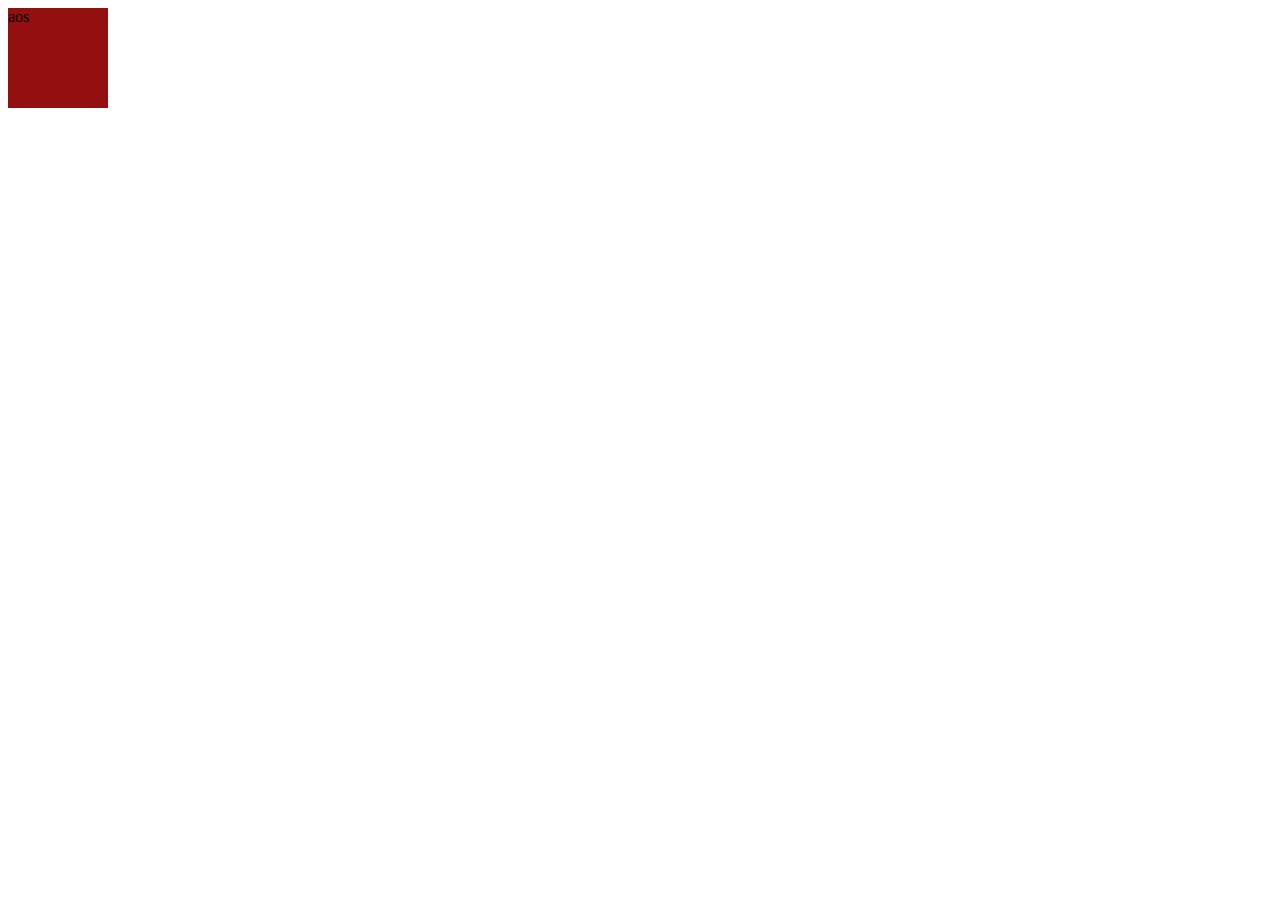
<file: html/week-3/Анимация/index.html>
<!DOCTYPE html>
<html lang="en">
  <head>
    <meta charset="UTF-8" />
    <meta http-equiv="X-UA-Compatible" content="IE=edge" />
    <meta name="viewport" content="width=device-width, initial-scale=1.0" />
    <link href="https://unpkg.com/aos@2.3.1/dist/aos.css" rel="stylesheet" />
    <link rel="stylesheet" href="./style.css" />
    <title>Анимация</title>
  </head>
  <body>
    <div class="aos">aos</div>
    <script src="https://unpkg.com/aos@2.3.1/dist/aos.js"></script>
    <script>
      AOS.init();
    </script>
  </body>
</html>
</file>
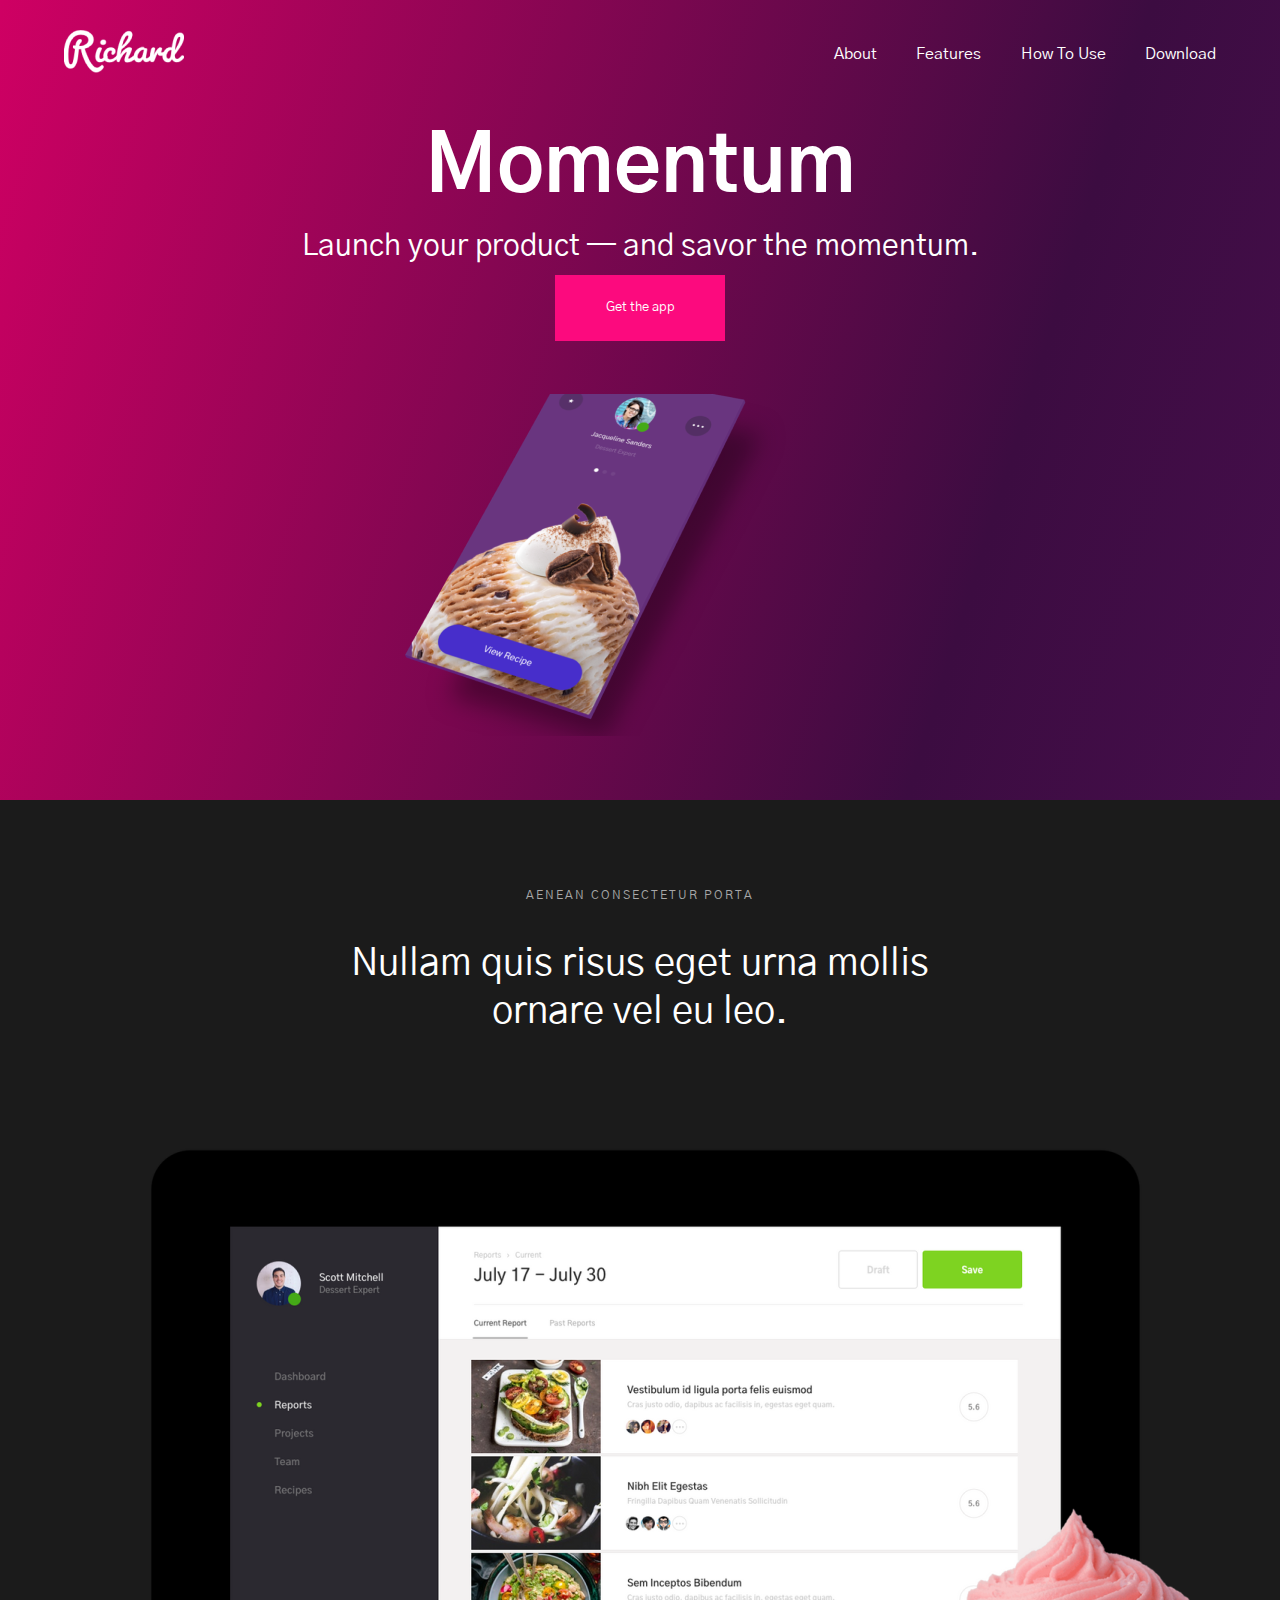
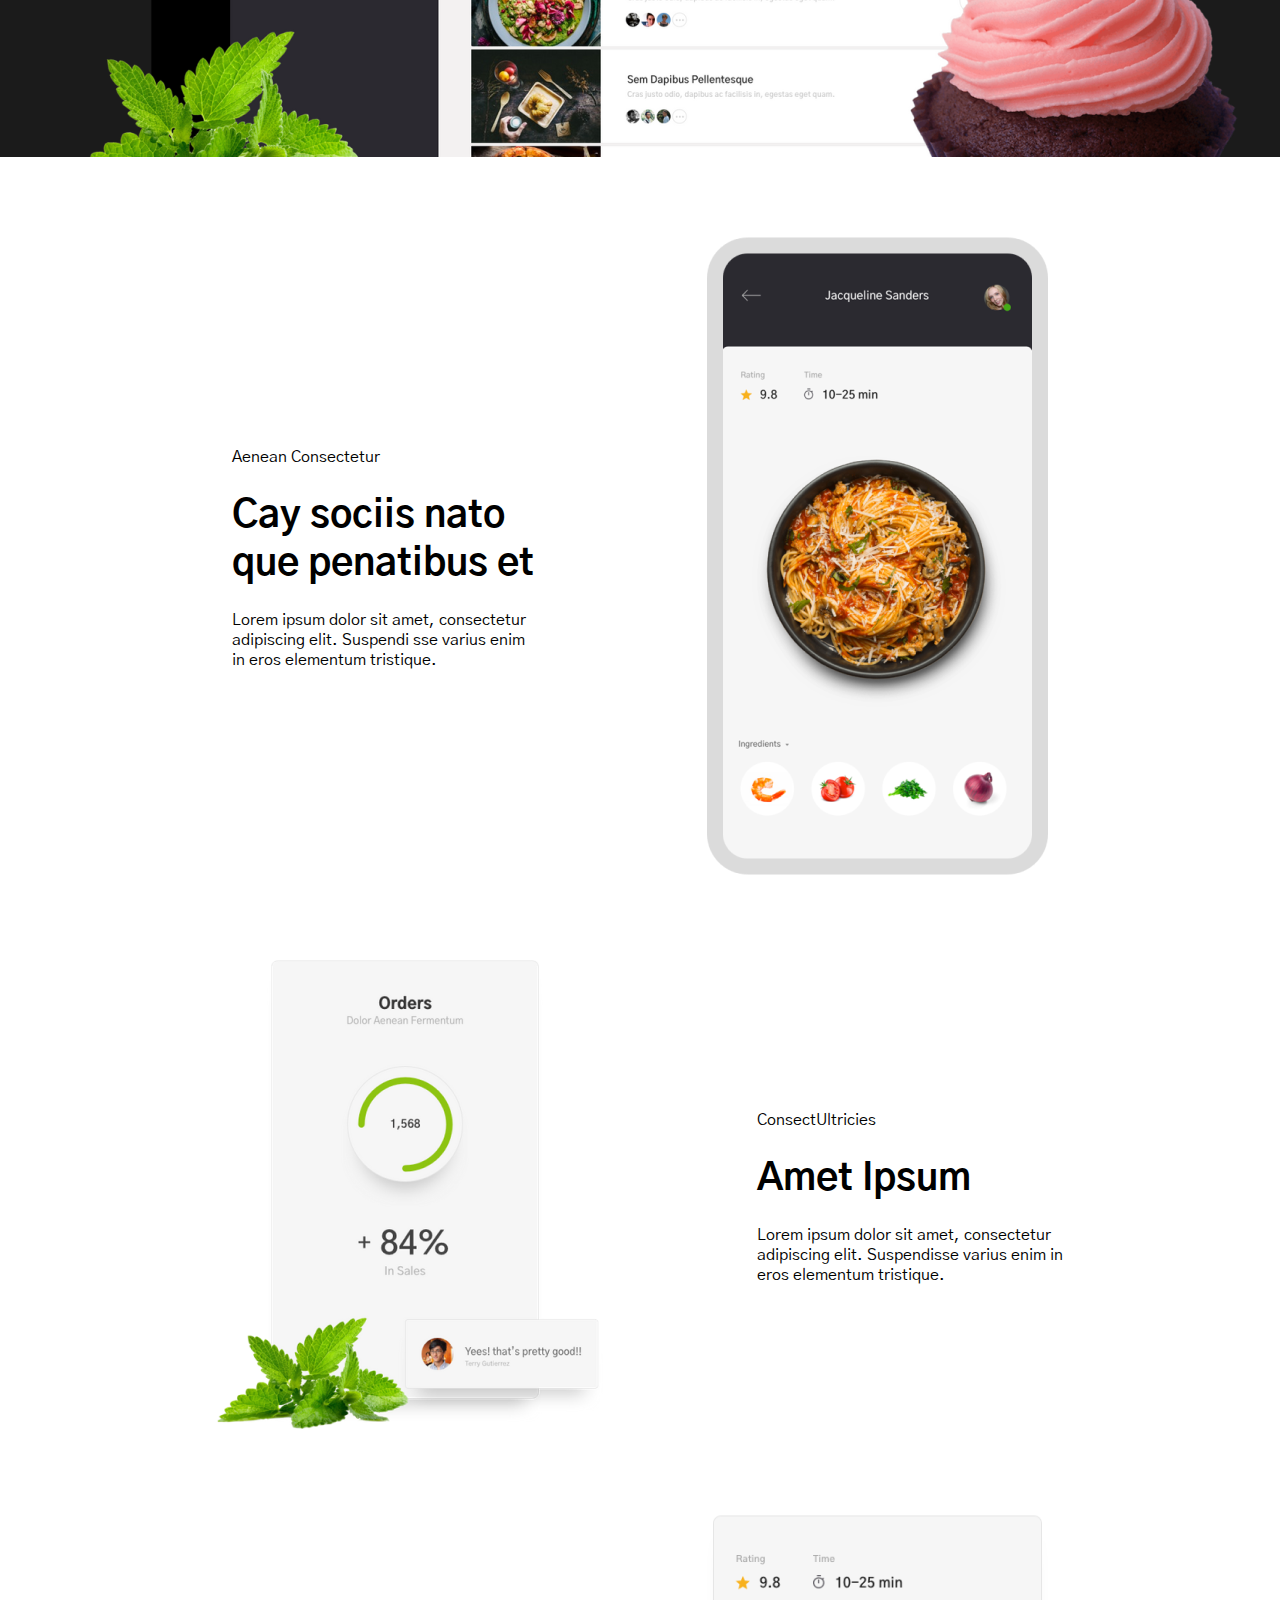
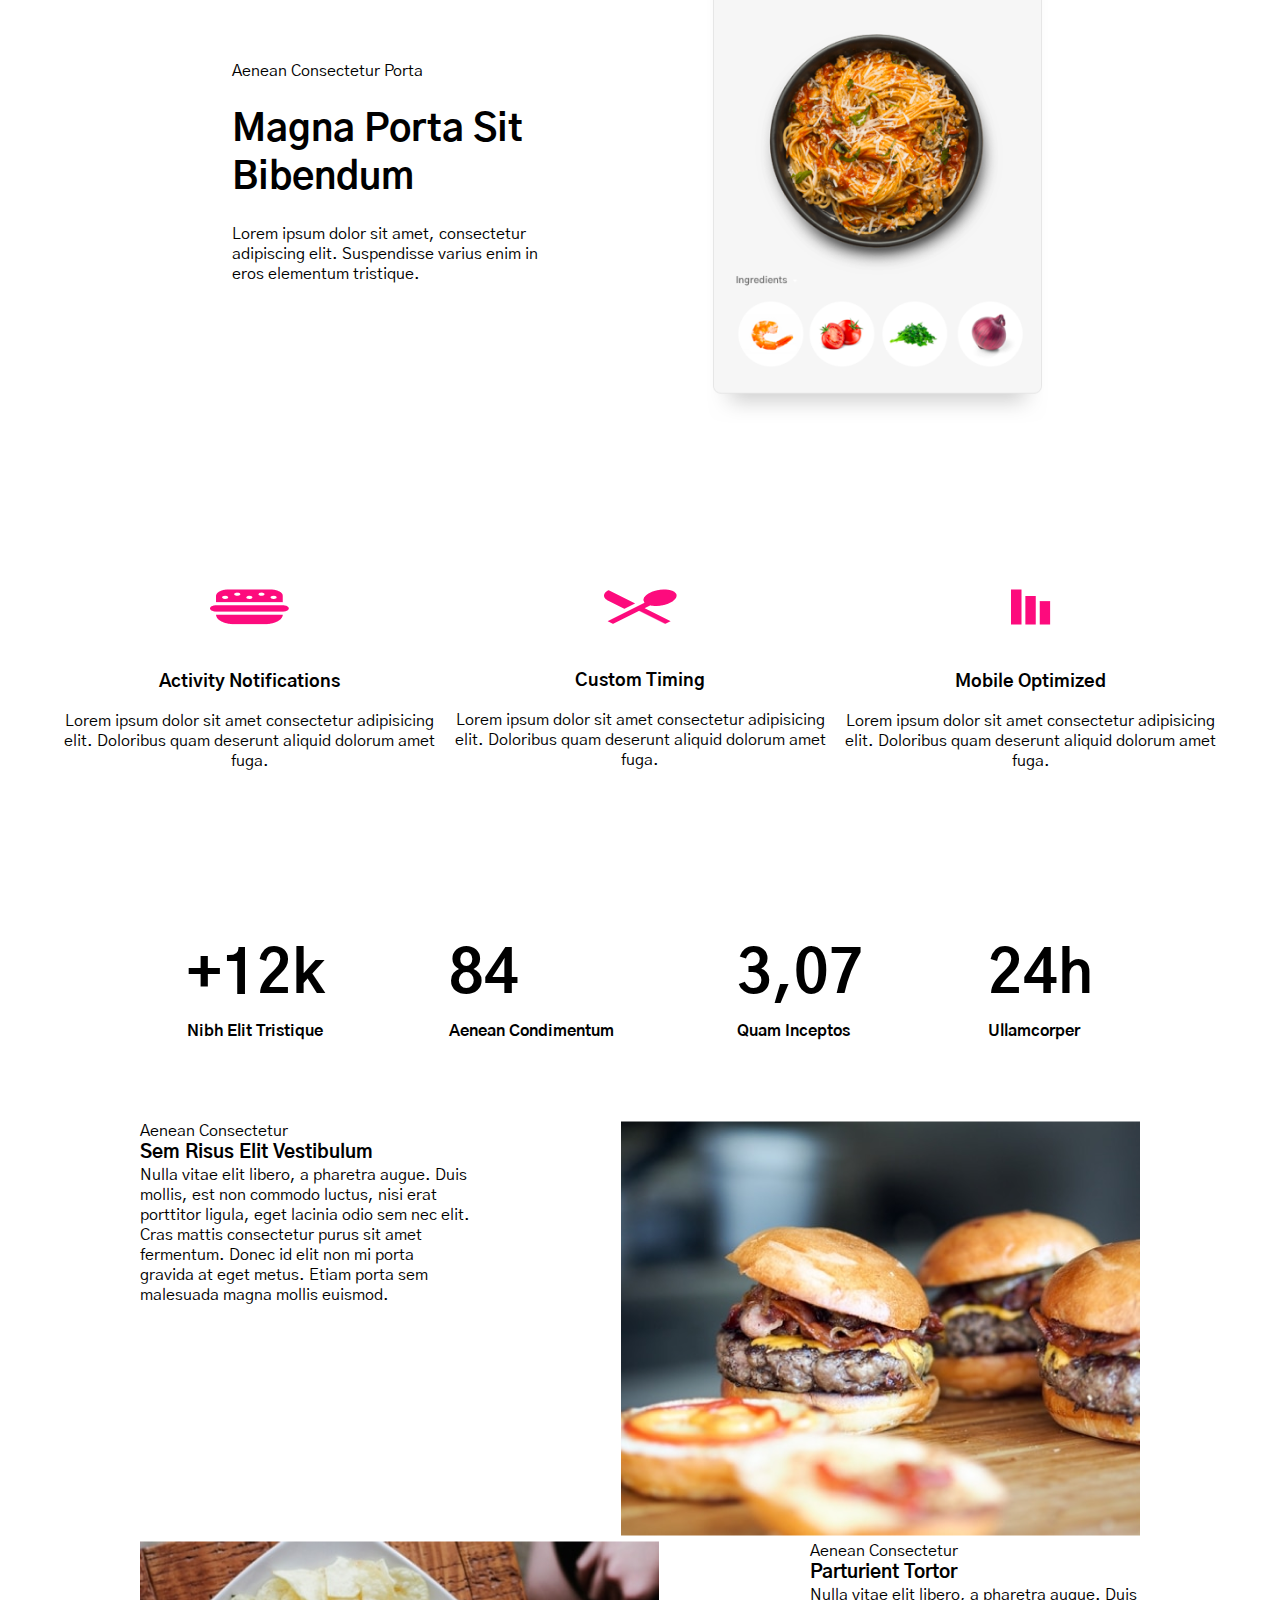
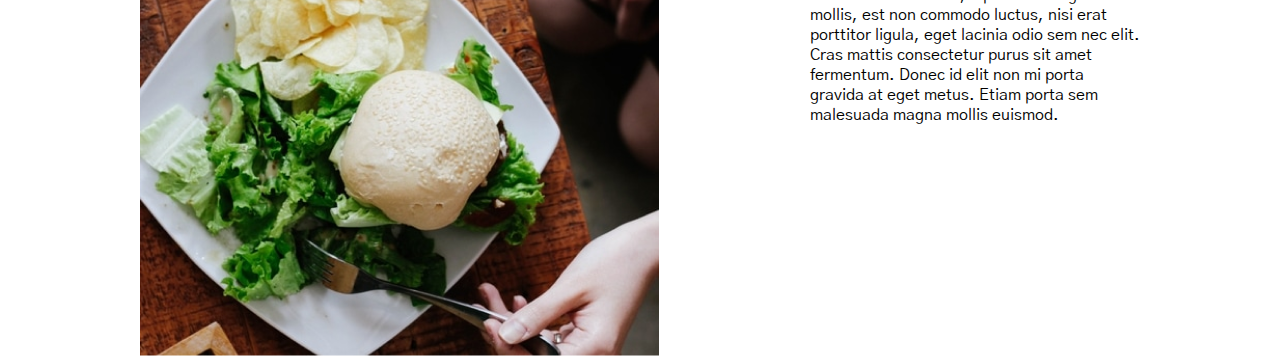
<file: html/week-2/lesson-2/index2.html>
<!DOCTYPE html>
<html lang="en">
  <head>
    <meta charset="UTF-8" />
    <meta http-equiv="X-UA-Compatible" content="IE=edge" />
    <meta name="viewport" content="width=device-width, initial-scale=1.0" />
    <link rel="preconnect" href="https://fonts.googleapis.com" />
    <link rel="preconnect" href="https://fonts.gstatic.com" crossorigin />
    <link
      href="https://fonts.googleapis.com/css2?family=Gothic+A1&display=swap"
      rel="stylesheet"
    />
    <link rel="stylesheet" href="./style2.css" />
    <title>Maket</title>
  </head>
  <body>
    <!-- БЭМ  - Блок, Элемент, Модификатор -->
    <!-- имя-блока__имя-элемента -->
    <!-- login-form__input-email -->
    <!-- login-form__input-password -->
    <!-- login-form__button-login_active -->
    <!-- login-form__button-login_disabled -->
    <!-- header start -->
    <header>
      <nav class="container">
        <div>
          <img class="logo" src="./images/IMAGE (2).png" alt="logo" />
        </div>
        <div class="links">
          <a href="#">About</a>
          <a href="#">Features</a>
          <a href="#">How To Use</a>
          <a href="#">Download</a>
        </div>
      </nav>
      <div class="desc">
        <h1>Momentum</h1>
        <p>Launch your product — and savor the momentum.</p>
        <button>Get the app</button>
      </div>
      <div class="desc-phone">
        <img src="./images/IMAGE (3).png" alt="image" />
      </div>
    </header>
    <!-- header end -->

    <!-- section start -->
    <section class="dark-sect">
      <div class="dark-sect__text">
        <span> Aenean Consectetur Porta </span>
        <p>Nullam quis risus eget urna mollis ornare vel eu leo.</p>
      </div>
      <div class="dark-sect__img">
        <img src="./images/IMAGEdesktop.png" alt="desktop" />
      </div>
    </section>
    <!-- section end -->

    <!-- main start -->
    <main>
      <div class="container">
        <!-- orders start -->
        <div class="orders">
          <div class="orders__order-block">
            <div class="orders__order-block-left">
              <span>Aenean Consectetur</span>
              <h3>Cay sociis nato que penatibus et</h3>
              <p>
                Lorem ipsum dolor sit amet, consectetur adipiscing elit.
                Suspendi sse varius enim in eros elementum tristique.
              </p>
            </div>
            <div class="orders__order-block-right">
              <img src="./images/IMAGEmobile-1.png" alt="" />
            </div>
          </div>
          <div class="orders__order-block">
            <div class="orders__order-block-right">
              <img src="./images/IMAGE (4).png" alt="" />
            </div>
            <div class="orders__order-block-left">
              <!-- shift+alt+f -->

              <span>ConsectUltricies</span>
              <h3>Amet Ipsum</h3>
              <p>
                Lorem ipsum dolor sit amet, consectetur adipiscing elit.
                Suspendisse varius enim in eros elementum tristique.
              </p>
            </div>
          </div>
          <div class="orders__order-block">
            <div class="orders__order-block-left">
              <span>Aenean Consectetur Porta</span>
              <h3>Magna Porta Sit Bibendum</h3>
              <p>
                Lorem ipsum dolor sit amet, consectetur adipiscing elit.
                Suspendisse varius enim in eros elementum tristique.
              </p>
            </div>
            <div class="orders__order-block-right">
              <img src="./images/IMAGE (5).png" alt="" />
            </div>
          </div>
        </div>
        <!-- orders end -->

        <!-- activity start -->
        <div class="activity">
          <div>
            <img src="./images/IMAGE (1).png" alt="" />
            <h4>Activity Notifications</h4>
            <p>
              Lorem ipsum dolor sit amet consectetur adipisicing elit. Doloribus
              quam deserunt aliquid dolorum amet fuga.
            </p>
          </div>
          <div>
            <img src="./images/Page-1.png" alt="" />
            <h4>Custom Timing</h4>
            <p>
              Lorem ipsum dolor sit amet consectetur adipisicing elit. Doloribus
              quam deserunt aliquid dolorum amet fuga.
            </p>
          </div>
          <div>
            <img src="./images/Page-1 (1).png" alt="" />
            <h4>Mobile Optimized</h4>
            <p>
              Lorem ipsum dolor sit amet consectetur adipisicing elit. Doloribus
              quam deserunt aliquid dolorum amet fuga.
            </p>
          </div>
        </div>

        <!-- activity end -->

        <!-- hours start -->
        <div class="hours">
          <div class="hours__block">
            <h2>+12k</h2>
            <h4>Nibh Elit Tristique</h4>
          </div>
          <div class="hours__block">
            <h2>84</h2>
            <h4>Aenean Condimentum</h4>
          </div>
          <div class="hours__block">
            <h2>3,07</h2>
            <h4>Quam Inceptos</h4>
          </div>
          <div class="hours__block">
            <h2>24h</h2>
            <h4>Ullamcorper</h4>
          </div>
        </div>
        <!-- hours end -->

        <!-- food start -->
        <div class="food">
          <div class="food__block">
            <div class="food__block-text">
              <span>Aenean Consectetur</span>
              <h3>Sem Risus Elit Vestibulum</h3>
              <p>
                Nulla vitae elit libero, a pharetra augue. Duis mollis, est non
                commodo luctus, nisi erat porttitor ligula, eget lacinia odio
                sem nec elit. Cras mattis consectetur purus sit amet fermentum.
                Donec id elit non mi porta gravida at eget metus. Etiam porta
                sem malesuada magna mollis euismod.
              </p>
            </div>
            <div class="food__block-img">
              <img src="./images/IMAGE (6).png" alt="" />
            </div>
          </div>
          <div class="food__block">
            <div class="food__block-img">
              <img src="./images/IMAGEsdf.png" alt="" />
            </div>
            <div class="food__block-text">
              <span>Aenean Consectetur</span>
              <h3>Parturient Tortor</h3>
              <p>
                Nulla vitae elit libero, a pharetra augue. Duis mollis, est non
                commodo luctus, nisi erat porttitor ligula, eget lacinia odio
                sem nec elit. Cras mattis consectetur purus sit amet fermentum.
                Donec id elit non mi porta gravida at eget metus. Etiam porta
                sem malesuada magna mollis euismod.
              </p>
            </div>
          </div>
        </div>
        <!-- food end -->
      </div>
    </main>
    <!-- main end -->
  </body>
</html>
</file>
<file: CSS/lesson1/css/style.css>
/* селекторы в css */
/* селектор для всех элементов html */
*{
    color: red;
}

/*  селектор по тегу */
div {
    background-color: aqua;
    border: 1px solid black;
    width: 100px;
    height: 100px;
    /* margin: 50px; */
    /* margin-top:10px ;
    margin-left: 20px;
    margin-bottom: 15px; */
    /* margin: 10px 20px;
    margin: 5px 10px 20px; */
    margin: 10px 20px 30px 40px;
    /* padding: 15px; 10px */
    /* padding: 10px 15px 5px; */
    /* padding: 10px 20px 30px 40px; */
    text-align: center;
}
/* селектор по классу */
.block {
    background-color: burlywood !important;
}
/* селектор по id */
#block-1 {
    background-color: darkgray;
}

/* ========================= */
a {
    text-decoration: none;
}

.inp {
    padding: 5px;
    border: 1px solid gray;
    border-radius: 10px;
    letter-spacing: 3px;
}
</file>
<file: html/lesson4/4style.css>
* {
    margin: 0;
    padding: 0;
    box-sizing: border-box;
    font-family: 'Inter', sans-serif;
}
nav {
    margin: 30px 20px;
}
/* nav span {
    margin: 0 40px;
} */
.icon-logo {
    display: inline-block;
    margin-left: 40px;
}
.auth {
    display: inline-block;
    margin-left: 200px;
}
#GSF {
    color:rgb(87, 49, 148);
    border: 0;
    width: 125px;
    height: 35px;
    border-radius: 4px;
    margin-left: 10px;
}
.links {
    display: inline-block;
    margin-left: 275px;
}
.links span {
    margin: 0 20px;
}
.btns {
    margin-top: 100px;
    margin-left: 530px;
}
#btn-1 {
    position: absolute;
    Width:108px;
    height: 32px;
    background-color:rgb(67, 151, 67);
    border-radius: 100px;
    border: 0;
    color: white;
    z-index: 1;
}
#btn-2 {
    position:relative;
    margin-left: 70px;
    width:215px ;
    height:32px ;
    border-radius: 0px 100px 100px 0px;
    border: 0;
    background-color: rgba(228, 222, 222, 0.938);
}
h1{
    width: 760px;
    height: 80px;
    font-family: 'Inter';
    font-style: normal;
    font-weight: 600;
    font-size: 64px;
    line-height: 72px;
    text-align: center;
    color: black;
    margin-left: 290px;
    margin-top: 30px;
}
p{
    width: 505px;
    height: 48px;
    font-family: 'Inter';
    font-style: normal;
    font-weight: 400;
    font-size: 16px;
    line-height: 24px;
    text-align: center;
    margin-left: 410px;
    margin-top: 90px;
}
.btns2 {
    margin-left: 440px;
    margin-top: 25px;
}
#id {
    box-sizing: border-box;
    
    width: 300px;
    height: 40px;
    background: #FFFFFF;
    border: 1px solid #E1E5EA;
    border-radius: 4px 0px 0px 4px;
}
#TIF {
    
    box-sizing: border-box;
    width: 150px;
    height: 40px;
    left: 795px;
    top: 492px;
    background: #794CFF;
    border: 1px solid #794CFF;
    border-radius: 0px 4px 4px 0px;
    margin-left:-11px;
}
#Overview {
    width: 835px;
height: 600px;
margin-left: 270px;
margin-top: 50px;
}
#p {
width: 397px;
height: 16px;
font-family: 'Inter';
font-style: normal;
font-weight: 400;
font-size: 16px;
line-height: 16px;
text-align: center;
margin-top: 40px;
margin-left: 490px;
}
#google {
    width: 80px;
height: 26.11px;
margin-left: 147px;
}
#airbnb {
    width: 80px;
height: 24.96px;
margin-left: 110px;
}
#facebook {
    width: 77px;
    height: 17px;
    margin-left: 110px;
}
#hubspot {
    width: 80px;
    height: 23px;
    margin-left: 110px;
}
#slack {
    width: 80px;
height: 20px;
margin-left: 110px;
}
.images {
    margin-left: 60px;
    margin-top: 40px;
    margin-left: 110px;
}
#timeline {
    margin-left: 90px;
    margin-top: 50px;
    width: 657px;
    height: 500px;
}
.section-2 {
    background-color:rgba(236, 234, 234, 0.61);
    margin-top: 60px;
}
#block {
    background-color:rgb(147, 94, 196);
    border: 0;
    width: 8px;
    height: 128px;
    margin-left: 810px;
    margin-top:-510px ;
}
#block1 {
    display: flex;
    flex-direction: column;
}
#block2 {
    width: 372px;
    height: 130px;
    border: 1px solid #F6F3FC;
    border-radius: 0px 8px 8px 0px;
    background-color: rgb(231, 213, 248);
    margin-left: 825px;
    margin-top: -129px;
}
#h3 {
    font-family: 'Inter';
    font-style: normal;
    font-weight: 600;
    font-size: 18px;
    line-height: 18px;
    width: 220px;
    height: 18px;
    color: rgb(61, 61, 61);
    text-align: start;
    margin-right: 34px;
    margin-top: 22px;
    padding-left: 28px;
}
.p {
width: 350px;
height: 48px;
font-family: 'Inter';
font-style: normal;
font-weight: 400;
font-size: 16px;
line-height: 24px;
color: #4E5A65;
margin-top: 9px;
margin-left: 7px;
text-align: start;
padding-left: 22px;
}
.block3 {
    width: 372px;
    height: 124px;
    margin-left: 825px;
    margin-top:1px;
    border: 0;
    background-color:rgba(236, 234, 234, 0.966) ;
}
.hr {
    width: 372px;
    margin-left: 825px;
    background-color: rgba(211, 211, 211, 0.904);
}
#hone {
    width: 436px;
height: 40px;
left: 501px;
top: 2254px;
font-family: 'Inter';
font-style: normal;
font-weight: 600;
font-size: 40px;
line-height: 40px;
text-align: center;
color: rgba(0, 0, 0, 0.863);
margin-left: 419px;
margin-top: 74px;
}
h4 {
    width: 213px;
height: 18px;
font-family: 'Inter';
font-style: normal;
font-weight: 600;
font-size: 18px;
line-height: 18px;
font-family: 'Inter';
font-style: normal;
font-weight: 600;
font-size: 18px;
line-height: 18px;
margin-left: 14px;
text-align: start;
}
.p2 {
    width: 306px;
    height: 48px;
    font-family: 'Inter';
font-style: normal;
font-weight: 400;
font-size: 16px;
line-height: 24px;
margin-left: 15px;
margin-top: 10px;
text-align: start;
}
#fblock {
    width: 363px;
    height: 176px;
    margin-left: 87px;
    margin-top: 48px;
}
#sblock {
    width: 363px;
    height: 176px;
    margin-top: -172px;
    margin-left: 539px;
}
#tblock {
    width: 363px;
    height: 176px;
    margin-top: -176px;
    margin-left: 965px;
}
#foblock {
    width: 363px;
    height: 176px;
    margin-top: 48px;
    margin-left: 87px;
    margin-top: 50px;
}
#fiblock {
    width: 363px;
    height: 176px;
    margin-left: 539px;
    margin-top: -174px;

}
#siblock {
    width: 363px;
    height: 176px;
    margin-top: -175px;
    margin-left: 965px;

}
#logo {
    margin-left: 9px;
    margin-bottom: 15px;
}
.blockk {
    background-color:rgba(236, 234, 234, 0.61) ;
    display: flex;
    flex-direction: column;
    margin-top: 60px;
    height: 580px;
}
#htwo {
    width: 341px;
height: 96px;
font-family: 'Inter';
font-style: normal;
font-weight: 600;
font-size: 40px;
line-height: 48px;
margin-left: 122px;
margin-top: 135px;
}
#p3 {
    width: 413px;
height: 72px;
font-family: 'Inter';
font-style: normal;
font-weight: 400;
font-size: 16px;
line-height: 24px;
margin-left: 115px;
margin-top: 32px;
}
#GSF2 {
    color:white;
    background-color: #6333b1;
    border: 0;
    width: 125px;
    height: 35px;
    border-radius: 3px;
    margin-left: 123px;
    margin-top: 23px;
}
#picture {
    width: 597px;
height: 405px;
    margin-left: 640px;
    margin-top: -301px;
}
#hthree {
    width: 394px;
height: 96px;
font-family: 'Inter';
font-style: normal;
font-weight: 600;
font-size: 40px;
line-height: 48px;
text-align: center;
margin-left: 464px;
margin-top: 83px;
}
#p4 {
    width: 543px;
height: 96px;
font-family: 'Inter';
font-style: normal;
font-weight: 400;
font-size: 18px;
line-height: 32px;
text-align: center;
margin-left: 390px;
margin-top: 34px;
}
#thickblock {
    width: 264px;
height: 4px;
background-color: #35414B;
border: 0;
margin-left: 200px;
margin-top: 33px;
}
#JR {
    width: 48px;
    height: 48px;
    margin-left: 215px;
    margin-top: 15px;
}
#JR2 {
    width: 129px;
height: 16px;
font-family: 'Inter';
font-style: normal;
font-weight: 600;
font-size: 16px;
line-height: 16px;
margin-left: 280px;
margin-top: -48px;
}
#JR3 {
    width: 100px;
height: 16px;
font-family: 'Inter';
font-style: normal;
font-weight: 400;
font-size: 16px;
line-height: 16px;
margin-left: 279px;
margin-top: 9px;
}
#FB {
    width: 48px;
    height: 48px;
    margin-left: 546px;
    margin-top: -37px;
}
#FB2 {
    width: 108px;
height: 16px;
font-family: 'Inter';
font-style: normal;
font-weight: 600;
font-size: 16px;
line-height: 16px;
margin-left: 616px;
margin-top: -60px;
}
#FB3 {
    width: 163px;
height: 16px;
font-family: 'Inter';
font-style: normal;
font-weight: 400;
font-size: 16px;
line-height: 16px;
margin-left: 615px;
margin-top: 8px;
}
#BF2 {
    width: 68px;
height: 16px;
font-family: 'Inter';
font-style: normal;
font-weight: 600;
font-size: 16px;
line-height: 16px;
margin-left: 956px;
margin-top: -61px;
}
#BF {
    width: 48px;
height: 48px; 
margin-left: 890px;
margin-top: -60px;
}
#BF3 {
    width: 151px;
height: 16px;
font-family: 'Inter';
font-style: normal;
font-weight: 400;
font-size: 16px;
line-height: 16px;
margin-left: 956px;
margin-top: 8px;
}
.bigblock {
    width: 1110px;
height: 224px;
background: #796EFF;
border-radius: 16px;
margin-left: 150px;
margin-top: 100px;
}
#lasth2 {
    width: 423px;
height: 96px;
font-family: 'Inter';
font-style: normal;
font-weight: 600;
font-size: 32px;
line-height: 48px;
padding-top: 71px !important;
margin-left: 122px;
}
#googleplay {
    width: 180px;
height: 53.35px;
margin-top: -22px;
margin-left: 614px;
}
.bigblock2 {
width: 1505px;
height: 417px;
background-color: #1D2830;
margin-top: 100px;
}
.h5two {
color: white;
width: 75px;
height: 16px;
font-family: 'Inter';
font-style: normal;
font-weight: 600;
font-size: 16px;
line-height: 16px;
display: flex;
justify-content: space-evenly;
margin-left: 20px;
margin-top: 30px;
}
.bblock span{
    color:white;
    width: 99px;
height: 0px;
font-family: 'Inter';
font-style: normal;
font-weight: 400;
font-size: 16px;
line-height: 16px;
margin-left: 145px;
padding-top: 40px;
display: flex;
flex-direction: column;

}
.firsth5 {
    color: white;
    width: 75px;
height: 0px;
font-family: 'Inter';
font-style: normal;
font-weight: 600;
font-size: 16px;
line-height: 16px;
margin-left: 147px;
padding-top: 85px;
}
.secondh5 {
    color: white;
    width: 75px;
height: 0px;
font-family: 'Inter';
font-style: normal;
font-weight: 600;
font-size: 16px;
line-height: 16px;
margin-left: 400px;
margin-top: -160px;
}
.bblock2 span {
    color:white;
    width: 120px;
height: 0px;
font-family: 'Inter';
font-style: normal;
font-weight: 400;
font-size: 16px;
line-height: 16px;
margin-left: 397px;
margin-top: 42px;
display: flex;
flex-direction: column;
}
.thirdh5 {
    color: white;
    width: 75px;
height: 0px;
font-family: 'Inter';
font-style: normal;
font-weight: 600;
font-size: 16px;
line-height: 16px;
margin-left: 668px;
margin-top: -126px;
}
.bblock3 span{
    color:white;
    width: 140px;
height: 0px;
font-family: 'Inter';
font-style: normal;
font-weight: 400;
font-size: 16px;
line-height: 16px;
margin-left: 664px;
margin-top: 42px;
display: flex;
flex-direction: column;
}
.fourthh5 {
    color: white;
    width: 120px;
height: 0px;
font-family: 'Inter';
font-style: normal;
font-weight: 600;
font-size: 16px;
line-height: 16px;
margin-left: 950px;
margin-top: -126px;
}
#layer2 {
    margin-left:945px;
    padding-top: 45px;
}
#group {
    margin-left: 945px;
    padding-top: 20px ;
}
#hr1 {
    margin-top: 100px;
    color: #302f2fea;
    height: -3px;
}
#bottomp {
    color: #E1E5EA;
    font-family: 'Inter';
font-style: normal;
font-weight: 400;
font-size: 14px;
line-height: 14px;
margin-left: -13px;
margin-top: 20px;
}

.last {
    display: flex;
    margin-right:18%;
    width: 170px;
    height: 32px;
    justify-content: space-between;
}
.rly {
    display: flex;
    justify-content: space-between;
    align-items: center;
}
</file>
<file: html/week-2/lesson-1/1style.css>
div {
    background-color: red;
    width: 100px;
    height: 100px;
    color: white;
    margin: 10px;
    font-size: 50px;
    text-align: center;
}
.parent {
    background-color: white;
    border: 3px solid black;
    width: auto;
    height: 400px;
}
.example-1 {
    display: flex;
}
.example-2 {
    display: flex;
    flex-direction: column;
}
.example-3 {
    display: flex;
    flex-direction: row;
}
.example-4 {
    display: flex;
    flex-direction: row-reverse;
}
.example-5 {
    display: flex;
    flex-direction: column-reverse;
}
.example-6 {
    display: flex;
    flex-wrap: wrap;
}
.example-7 {
    display: flex;
    justify-content: space-between;
}
.example-8 {
    display: flex;
    justify-content: space-around;
}
.example-9 {
    display: flex;
    justify-content: space-evenly;
}
.example-10 {
    display: flex;
    justify-content: center;
}
.example-11 {
    display: flex;
    justify-content: center;
    align-items: center;
}
.example-12 {
    display: flex;
    justify-content: flex-end;
    align-items: flex-end;
}
.example-13 {
    display: flex;
}
#third {
    order: -1;
}
#fifth {
    order: -2;
}
#first {
    order: 1;
}
.example-14 {
    display: flex;
    flex-direction: row;
    /* justify-content: space-between; */
    align-items: flex-end;
}
.example-15 {
    display: flex;
    justify-content:center;
}
.example-16 {
    display: flex;
    justify-content: flex-end;
    align-items: flex-end;
}
#second {
    align-self: center;
}
</file>
<file: html/week-2/lesson-3/style.css>
/* :hover-отрабатывает при наведении */
/* div {
    background-color:red ;
    width: 200px;
    height: 200px;
    border: 2px solid black;
    border-radius: 10px;
    color: white;
}
div:hover {
    background-color: yellow;
    transition: 2s;
} */
/* псевдоклассы для ссылок */
/* visited */
a:visited {
    color: green;
    text-decoration: none;
}
/* active */
a:active {
    color: black;
}
.block {
    background-color: violet;
    width: 100px;
    height: 100px;
}
.block:active {
    background-color: teal;

}
/* first child */
ul {
    list-style-type:none;
    margin-left: 3px;
}
/* div {
    background-color: red;
    width: 100px;
    height: 100px;
    margin-bottom: 5px;
    display: flex;
    justify-content: center;
    align-items: center;
} */
li:first-child > div {
background-color: yellow;
}
/* nth-child */
li:nth-child(2) > div {
    background-color: green;
}
/* last-child */
li:last-child > div {
    background-color: blue;
} 
/* :focus */
/* input {
    background-color: black;
    border: 2px solid red;
    border-radius: 10px;
    color: red;
    transition: 0.8s;
} */
/* input:focus {
    background-color: yellow;
    transition: 0.8s;
} */
/* :not */
.div-1, 
.div-2 {
    width: 100px;
    height: 100px;
margin:5px 0;
background-color: red;
color: white;
font-size: 20px;
text-align: center;
}
div:not(.div-2) {
    background-color: yellow;
}
/* valid,invalid */
input:valid {
    background-color: green;
}
input:invalid {
    background-color: red;
}
/* Псевдоэлементы */
h1::before {
    content: "JS27";
}
h1::after {
    content: "JS";
}
/* selection */
p::selection {
    color: red;
    background-color: black;
}
/* first-letter,first-line */
h2::first-letter {
    color: red;
    font-size: 30px;
}
p::first-line {
    color: red;
    font-size: 25px;
}
</file>
<file: html/week-3/Анимация/style.css>
div {
    width: 100px;
    height: 100px;
    background-color: rgb(148, 15, 15);
    animation-name: animation1,animation2;
    animation-duration: 3s;
    animation-iteration-count: infinite;
    /* animation-delay: 2s; */
    animation-direction: alternate;
    animation-fill-mode: forwards;
    animation-play-state: running;
    animation-timing-function: cubic-bezier(.77,1.57,.36,.12);
}
@keyframes animation1 {
    0% {
        width: 100px;
        height: 100px;
        background-color: blue;
    }
    50% {
height: 500px;
    }
    100% {
        width: 300px;
        height: 300px;
        background-color: aquamarine;
    }
}
    /* from {
        width: 100px;
        height: 100px;
        background-color: blue;
    }
    to {
        height: 300px;
        width: 300px;
        background-color: aquamarine;
    } */
@keyframes animation2 {
    from {
        margin-left: 0;
    }
    to {
        margin-left: 500px;
    }
}
</file>
<file: html/week-2/lesson-2/style2.css>
* {
    margin: 0;
    padding: 0;
    box-sizing: border-box;
    font-family: "Gothic A1", sans-serif;
  }
  
  /* header start */
  header {
    background: linear-gradient(
        287.15deg,
        #450e4b 0%,
        #3c0c41 24.48%,
        rgba(207, 0, 99, 0) 100%
      ),
      #cf0063;
    height: 800px;
  }
  
  /* container */
  .container {
    max-width: 1152px;
    margin: 0 auto;
  }
  /* container */
  
  nav {
    display: flex;
    justify-content: space-between;
    padding: 30px 0;
  }
  
  .links a {
    color: white;
    text-decoration: none;
  }
  
  .links {
    width: 382px;
    display: flex;
    justify-content: space-between;
    align-items: center;
  }
  
  .logo {
    width: 120px;
  }
  
  .desc {
    height: 242px;
    display: flex;
    flex-direction: column;
    align-items: center;
    justify-content: space-evenly;
    color: white;
  }
  
  .desc button {
    height: 66px;
    width: 170px;
    border: 0;
    background: #fc0a7e;
    color: white;
  }
  
  .desc h1 {
    font-size: 80px;
  }
  
  .desc p {
    font-size: 30px;
  }
  
  .desc-phone {
    display: flex;
    justify-content: center;
  }
  
  .desc-phone img {
    margin: 44px 90px 30px 0;
    /*  margin-right: 90px;
    margin-top: 44px;
    margin-bottom: 30px; */
  }
  
  /* header end */
  
  /* section start */
  .dark-sect {
    height: 957px;
    background-color: #1b1b1b;
    color: #ffffff;
    display: flex;
    flex-direction: column;
    justify-content: space-between;
  }
  
  .dark-sect__text {
    display: flex;
    flex-direction: column;
    justify-content: space-evenly;
    height: 221px;
    align-items: center;
    margin-top: 50px;
  }
  
  .dark-sect__img {
    display: flex;
    justify-content: center;
  }
  
  .dark-sect__text span {
    font-size: 12px;
    line-height: 20px;
    text-align: center;
    letter-spacing: 2px;
    text-transform: uppercase;
    color: #a8a8a8;
  }
  
  .dark-sect__text p {
    font-size: 38px;
    line-height: 48px;
    width: 607px;
    text-align: center;
  }
  
  /* section end */
  
  /* main start */
  
  /* orders start */
  
  .orders__order-block {
    display: flex;
    justify-content: space-evenly;
    margin: 80px 0;
  }
  .orders__order-block-left {
    width: 306px;
    display: flex;
    flex-direction: column;
    justify-content: center;
  }
  
  .orders__order-block-left > h3 {
    font-size: 38px;
    line-height: 48px;
    margin: 25px 0 22px;
  }
  
  /* orders end */
  
  .activity {
    padding: 80px 0;
    display: flex;
    justify-content: space-between;
    text-align: center;
  }
  
  .activity div {
    width: 371px;
  }
  
  .activity h4 {
    margin: 40px 0 17px;
    font-size: 18px;
    line-height: 24px;
  }
  
  /* activity end */
  
  /* hours start */
  .hours {
    margin: 80px 0;
    display: flex;
    justify-content: space-evenly;
  }
  
  .hours h2 {
    font-size: 59px;
    line-height: 90px;
  }
  /* hours end */
  
  /* food start */
  .food {
    display: flex;
    flex-direction: column;
  }
  
  .food__block {
    display: flex;
    justify-content: space-around;
  }
  
  .food__block-text {
    width: 330px;
  }
  /* food end */
  
  /* main end */
</file>
